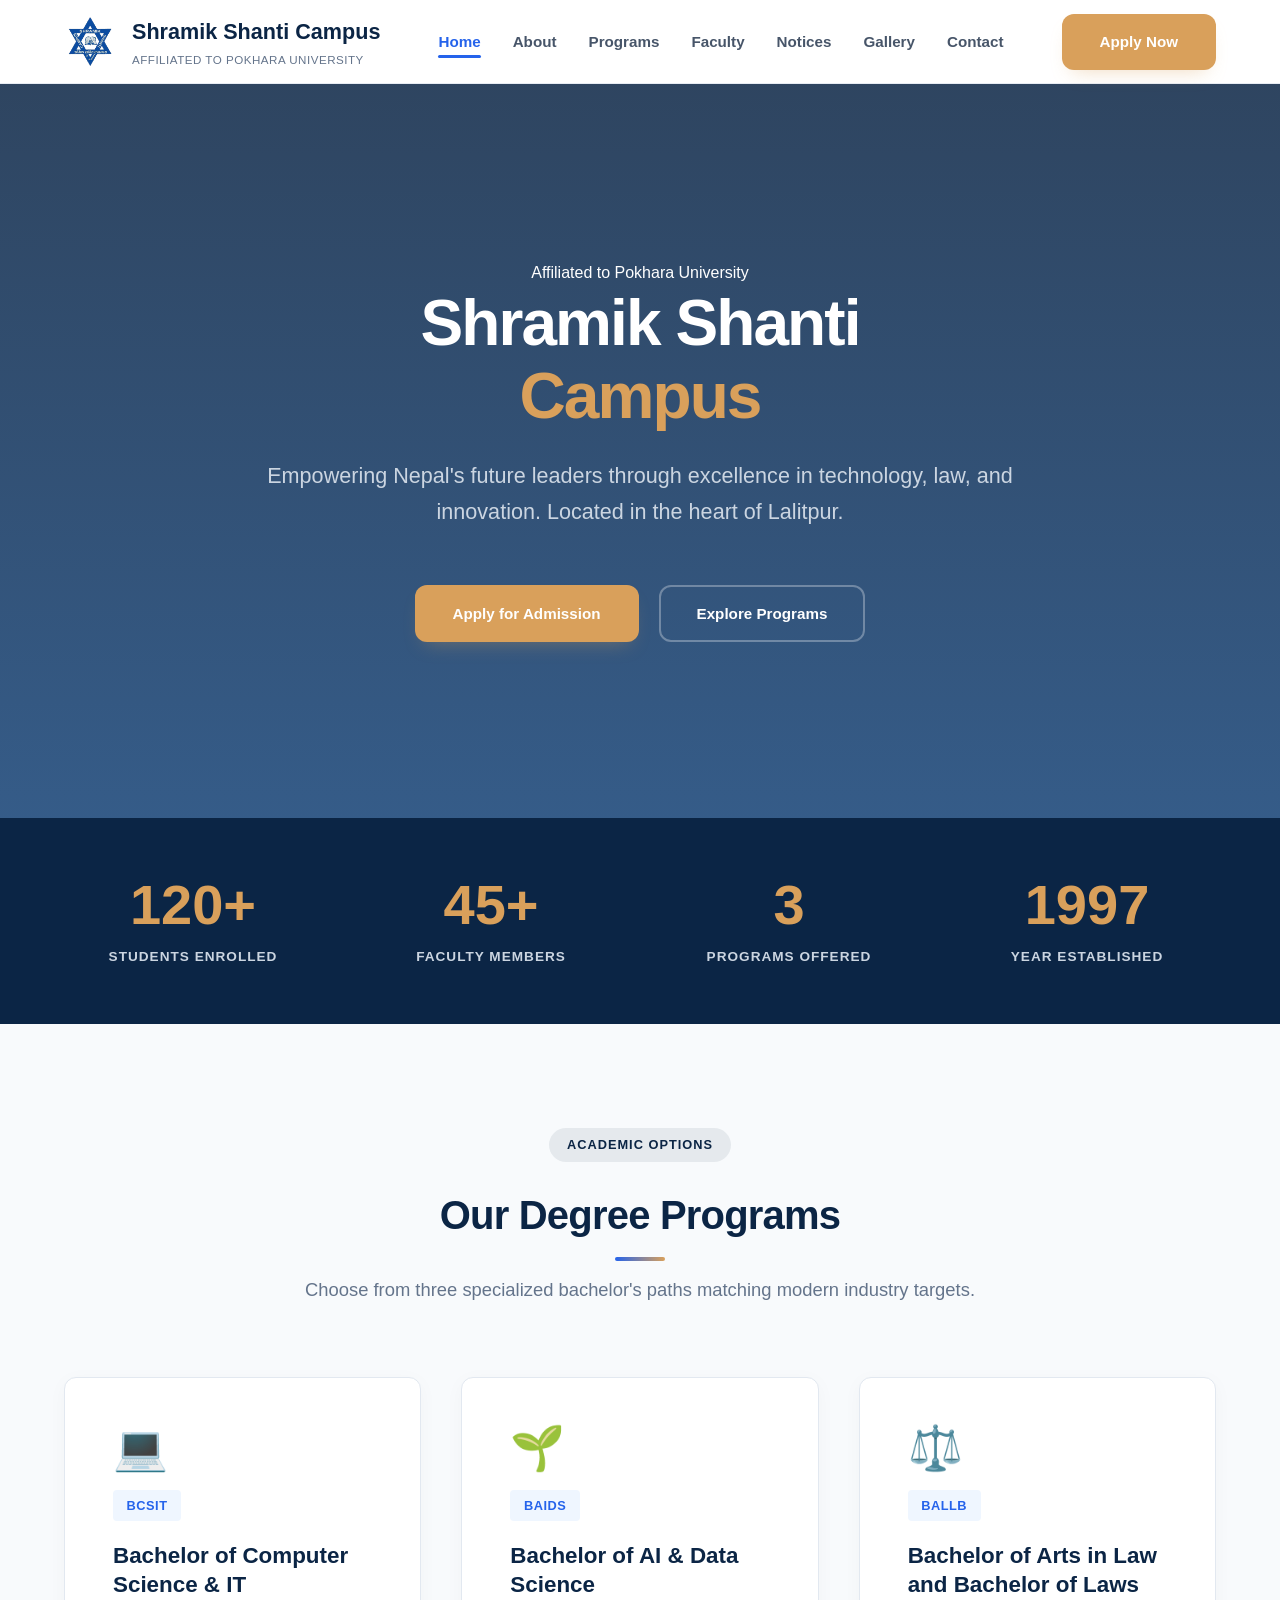
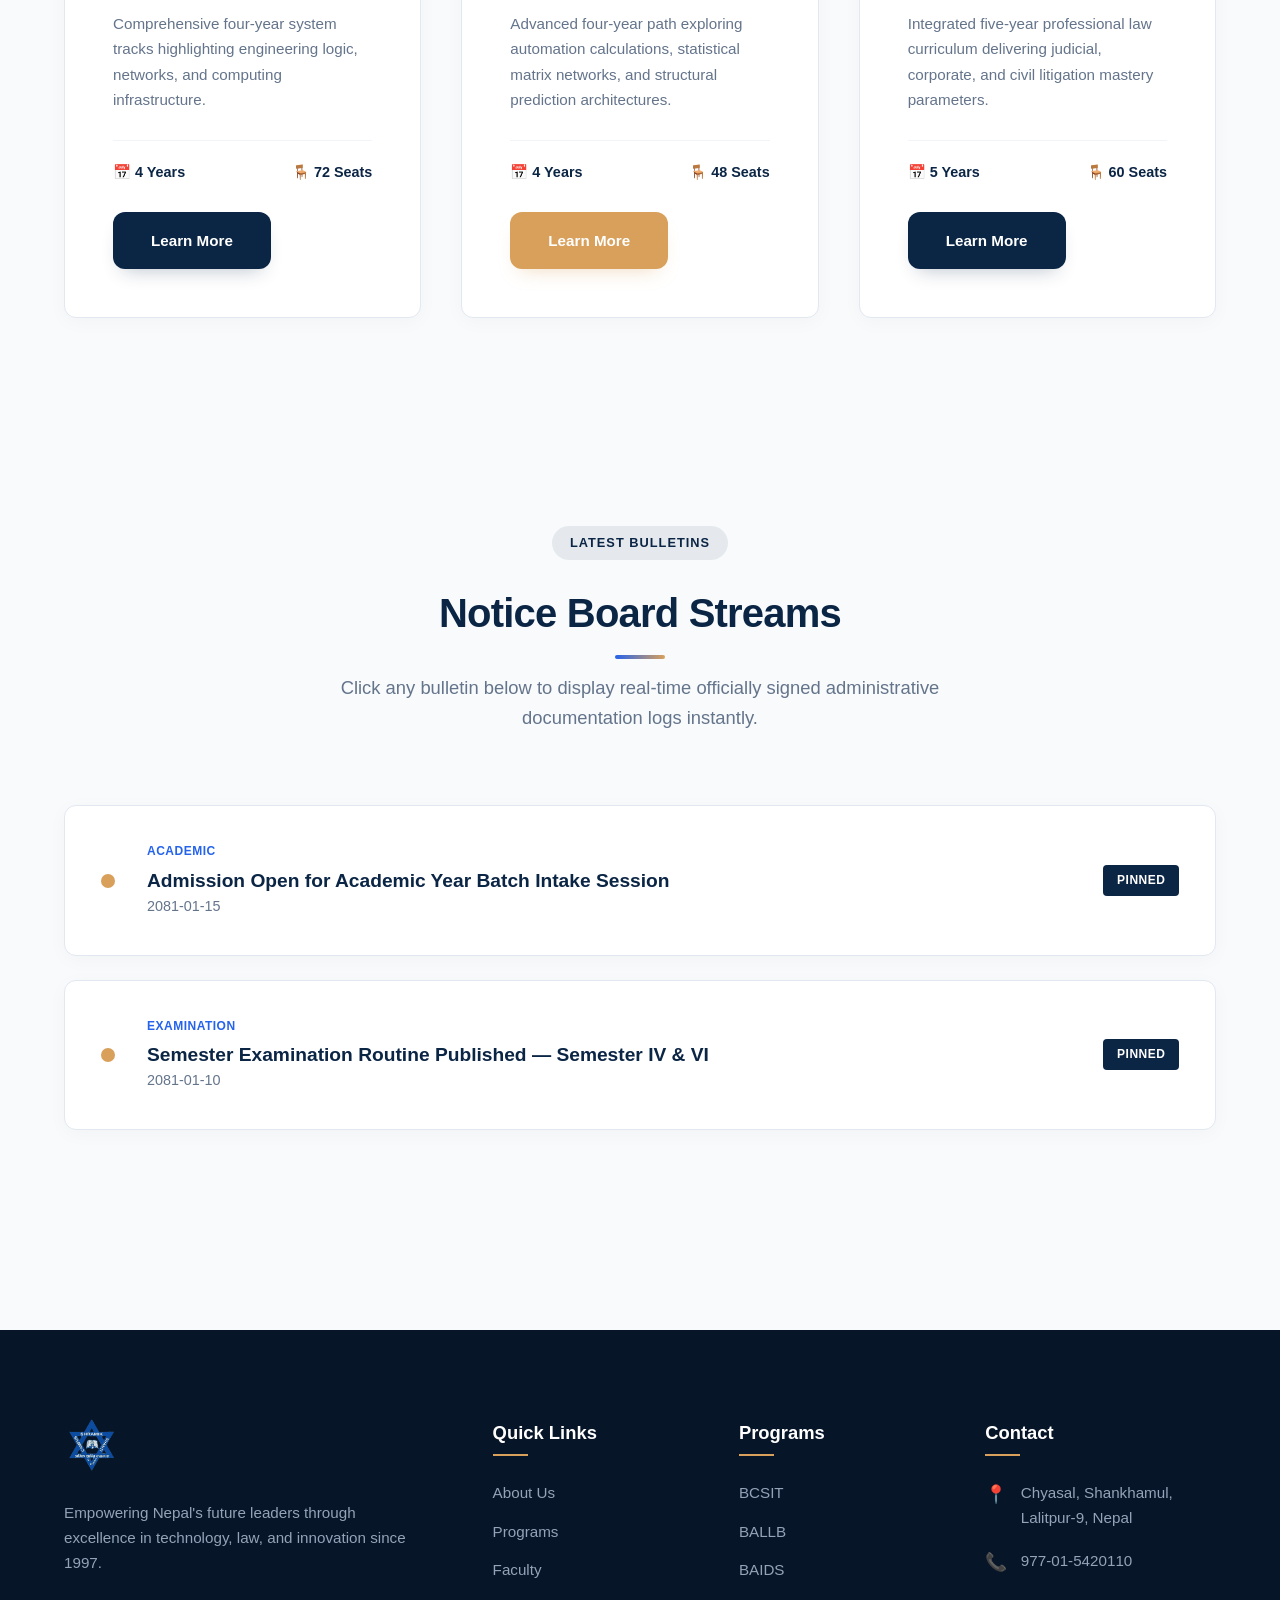
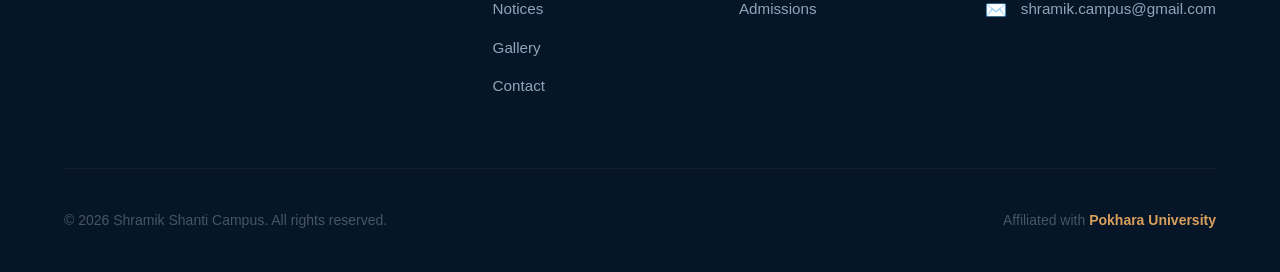
<file: index.html>
<!DOCTYPE html>
<html lang="en">
<head>
  <meta charset="UTF-8" />
  <meta name="viewport" content="width=device-width, initial-scale=1.0" />
  <title>Shramik Shanti Campus — Lalitpur, Nepal</title>
  <meta name="description" content="Shramik Shanti Campus, affiliated with Pokhara University. Offering BAIDS, BCSIT, and BALLB programs in Chyasal, Lalitpur, Nepal." />
  <link rel="stylesheet" href="css/style.css" />
</head>
<body>

<nav class="navbar" id="navbar">
  <div class="container">
    <div class="navbar-inner">
      <a href="index.html" class="navbar-brand">
        <img src="images/logo.png" alt="Shramik Shanti Campus Logo" />
        <div class="brand-text">
          <span class="brand-name">Shramik Shanti Campus</span>
          <span class="brand-sub">Affiliated to Pokhara University</span>
        </div>
      </a>
      <ul class="navbar-links">
        <li><a href="index.html" class="active">Home</a></li>
        <li><a href="about.html">About</a></li>
        <li><a href="programs.html">Programs</a></li>
        <li><a href="faculty.html">Faculty</a></li>
        <li><a href="notices.html">Notices</a></li>
        <li><a href="gallery.html">Gallery</a></li>
        <li><a href="contact.html">Contact</a></li>
      </ul>
      <div class="navbar-cta"><a href="admissions.html" class="btn btn-gold">Apply Now</a></div>
      <button class="hamburger" id="hamburger"><span></span><span></span><span></span></button>
    </div>
  </div>
</nav>

<nav class="mobile-nav" id="mobile-nav">
  <a href="index.html" class="active">Home</a><a href="about.html">About</a><a href="programs.html">Programs</a>
  <a href="faculty.html">Faculty</a><a href="notices.html">Notices</a><a href="gallery.html">Gallery</a><a href="contact.html">Contact</a>
  <div class="mobile-nav-cta"><a href="admissions.html" class="btn btn-gold">Apply for Admission</a></div>
</nav>

<section class="hero">
  <div class="container">
    <div class="hero-tag">Affiliated to Pokhara University</div>
    <h1>Shramik Shanti<br /><span>Campus</span></h1>
    <p class="hero-sub">Empowering Nepal's future leaders through excellence in technology, law, and innovation. Located in the heart of Lalitpur.</p>
    <div class="hero-btns">
      <a href="admissions.html" class="btn btn-gold">Apply for Admission</a>
      <a href="programs.html" class="btn btn-outline-white">Explore Programs</a>
    </div>
  </div>
</section>

<div class="stats-bar">
  <div class="container stats-grid">
    <div class="stat-item">
      <div class="stat-num counter" data-target="120" data-suffix="+">0</div>
      <div class="stat-label">Students Enrolled</div>
    </div>
    <div class="stat-item">
      <div class="stat-num counter" data-target="45" data-suffix="+">0</div>
      <div class="stat-label">Faculty Members</div>
    </div>
    <div class="stat-item">
      <div class="stat-num counter" data-target="3" data-suffix="">0</div>
      <div class="stat-label">Programs Offered</div>
    </div>
    <div class="stat-item">
      <div class="stat-num counter" data-target="1997" data-suffix="">0</div>
      <div class="stat-label">Year Established</div>
    </div>
  </div>
</div>

<section class="section bg-light">
  <div class="container">
    <div class="section-header">
      <span class="badge">Academic Options</span>
      <h2>Our Degree Programs</h2>
      <p>Choose from three specialized bachelor's paths matching modern industry targets.</p>
    </div>
    <div class="programs-grid">
      <div class="program-card">
        <div class="program-icon">💻</div>
        <span class="program-tag">BCSIT</span>
        <h3>Bachelor of Computer Science &amp; IT</h3>
        <p>Comprehensive four-year system tracks highlighting engineering logic, networks, and computing infrastructure.</p>
        <div class="program-meta"><span>📅 4 Years</span><span>🪑 72 Seats</span></div>
        <a href="programs.html" class="btn btn-navy">Learn More</a>
      </div>
      <div class="program-card">
        <div class="program-icon">🌱</div>
        <span class="program-tag">BAIDS</span>
        <h3>Bachelor of AI &amp; Data Science</h3>
        <p>Advanced four-year path exploring automation calculations, statistical matrix networks, and structural prediction architectures.</p>
        <div class="program-meta"><span>📅 4 Years</span><span>🪑 48 Seats</span></div>
        <a href="programs.html" class="btn btn-gold">Learn More</a>
      </div>
      <div class="program-card">
        <div class="program-icon">⚖️</div>
        <span class="program-tag">BALLB</span>
        <h3>Bachelor of Arts in Law and Bachelor of Laws</h3>
        <p>Integrated five-year professional law curriculum delivering judicial, corporate, and civil litigation mastery parameters.</p>
        <div class="program-meta"><span>📅 5 Years</span><span>🪑 60 Seats</span></div>
        <a href="programs.html" class="btn btn-navy">Learn More</a>
      </div>
      
    </div>
  </div>
</section>

<section class="section">
  <div class="container">
    <div class="section-header">
      <span class="badge">Latest Bulletins</span>
      <h2>Notice Board Streams</h2>
      <p>Click any bulletin below to display real-time officially signed administrative documentation logs instantly.</p>
    </div>
    <div class="notices-list">
      <div class="notice-item" data-category="academic" data-title="Admission Open for Academic Year Batch Intake Session" data-date="📅 2081-01-15" data-mode="Academic Open Registrations" data-details="Admissions are open for our undergraduate university tracks (BCSIT, BALLB, BAIDS) matching Pokhara University requirements. Apply via the online portal registry or submit documents directly at the campus cell. Forms close at month-end.">
        <div class="notice-dot"></div>
        <div class="notice-body">
          <div class="notice-category">Academic</div>
          <div class="notice-title">Admission Open for Academic Year Batch Intake Session</div>
          <div class="notice-date">2081-01-15</div>
        </div>
        <span class="notice-pin">Pinned</span>
      </div>
      
      <div class="notice-item" data-category="exam" data-title="Semester Examination Routine Published — Semester IV & VI" data-date="📅 2081-01-10" data-mode="Controller Examination Board" data-details="The signed examination schedules are deployed. Shifts operate strictly from 07:00 AM - 10:00 AM. Student scholars must settle terminal account clearings to claim dynamic verification passes from administration.">
        <div class="notice-dot"></div>
        <div class="notice-body">
          <div class="notice-category">Examination</div>
          <div class="notice-title">Semester Examination Routine Published — Semester IV &amp; VI</div>
          <div class="notice-date">2081-01-10</div>
        </div>
        <span class="notice-pin">Pinned</span>
      </div>
    </div>
  </div>
</section>

<div class="course-modal-overlay" id="courseModal">
  <div class="course-modal-content">
    <button class="course-modal-close" id="closeModalBtn">×</button>
    <div class="modal-body-layout">
      <div class="modal-badge-row">
        <span class="modal-pill" id="modalDuration">--</span>
        <span class="modal-pill" id="modalSeats">--</span>
      </div>
      <h2 id="modalTitle">Loading Parameters...</h2>
      <div class="modal-field-block">
        <h4>📋 Description Details</h4>
        <p id="modalDetails">Loading details data summary smoothly...</p>
      </div>
      <div class="modal-field-block">
        <h4>🎓 Verification & Validation Rules</h4>
        <p id="modalEligibility">Loading specifications cell...</p>
      </div>
      <div class="modal-field-block">
        <h4>💼 Reference Desk Anchor</h4>
        <p id="modalCareers" style="font-weight:700; color:var(--brand-dark);">Loading data maps routing...</p>
      </div>
    </div>
  </div>
</div>

<footer class="footer">
  <div class="container">
    <div class="footer-grid">
      <div class="footer-brand">
        <img src="images/logo.png" alt="Shramik Shanti Campus" />
        <p>Empowering Nepal's future leaders through excellence in technology, law, and innovation since 1997.</p>
      </div>
      <div class="footer-links"><h4>Quick Links</h4><ul>
        <li><a href="about.html">About Us</a></li>
        <li><a href="programs.html">Programs</a></li><li><a href="faculty.html">Faculty</a></li>
        <li><a href="notices.html">Notices</a></li><li><a href="gallery.html">Gallery</a></li>
        <li><a href="contact.html">Contact</a></li>
      </ul></div>
      <div class="footer-programs"><h4>Programs</h4><ul>
        <li><a href="programs.html">BCSIT</a></li><li><a href="programs.html">BALLB</a></li>
        <li><a href="programs.html">BAIDS</a></li><li><a href="admissions.html">Admissions</a></li>
      </ul></div>
      <div class="footer-contact"><h4>Contact</h4>
        <div class="footer-contact-item"><div class="icon">📍</div><p>Chyasal, Shankhamul, Lalitpur-9, Nepal</p></div>
        <div class="footer-contact-item"><div class="icon">📞</div><a href="tel:+97715420110">977-01-5420110</a></div>
        <div class="footer-contact-item"><div class="icon">✉️</div><a href="mailto:shramik.campus@gmail.com">shramik.campus@gmail.com</a></div>
      </div>
    </div>
    <div class="footer-bottom">
      <p>&copy; 2026 Shramik Shanti Campus. All rights reserved.</p>
      <p>Affiliated with <a href="https://www.pu.edu.np" target="_blank">Pokhara University</a></p>
    </div>
  </div>
</footer>

<script src="js/main.js"></script>
</body>
</html>
</file>
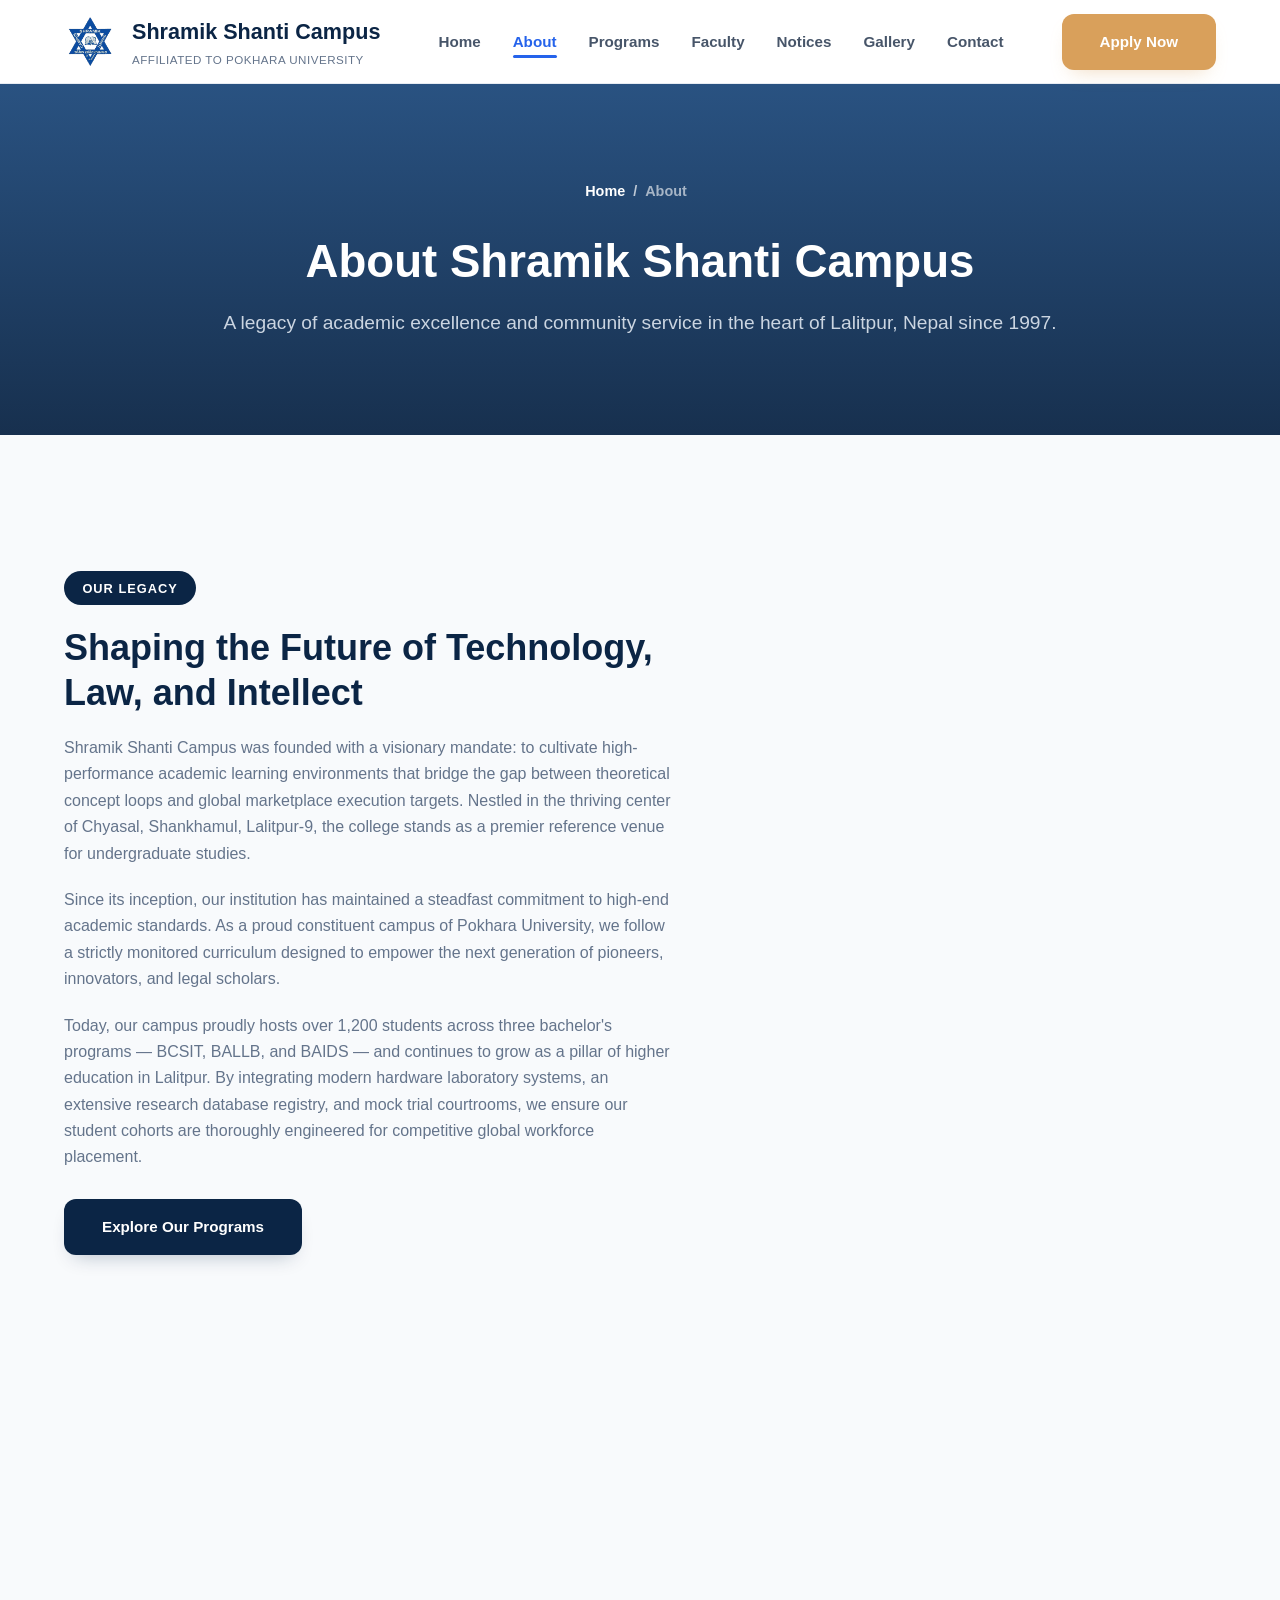
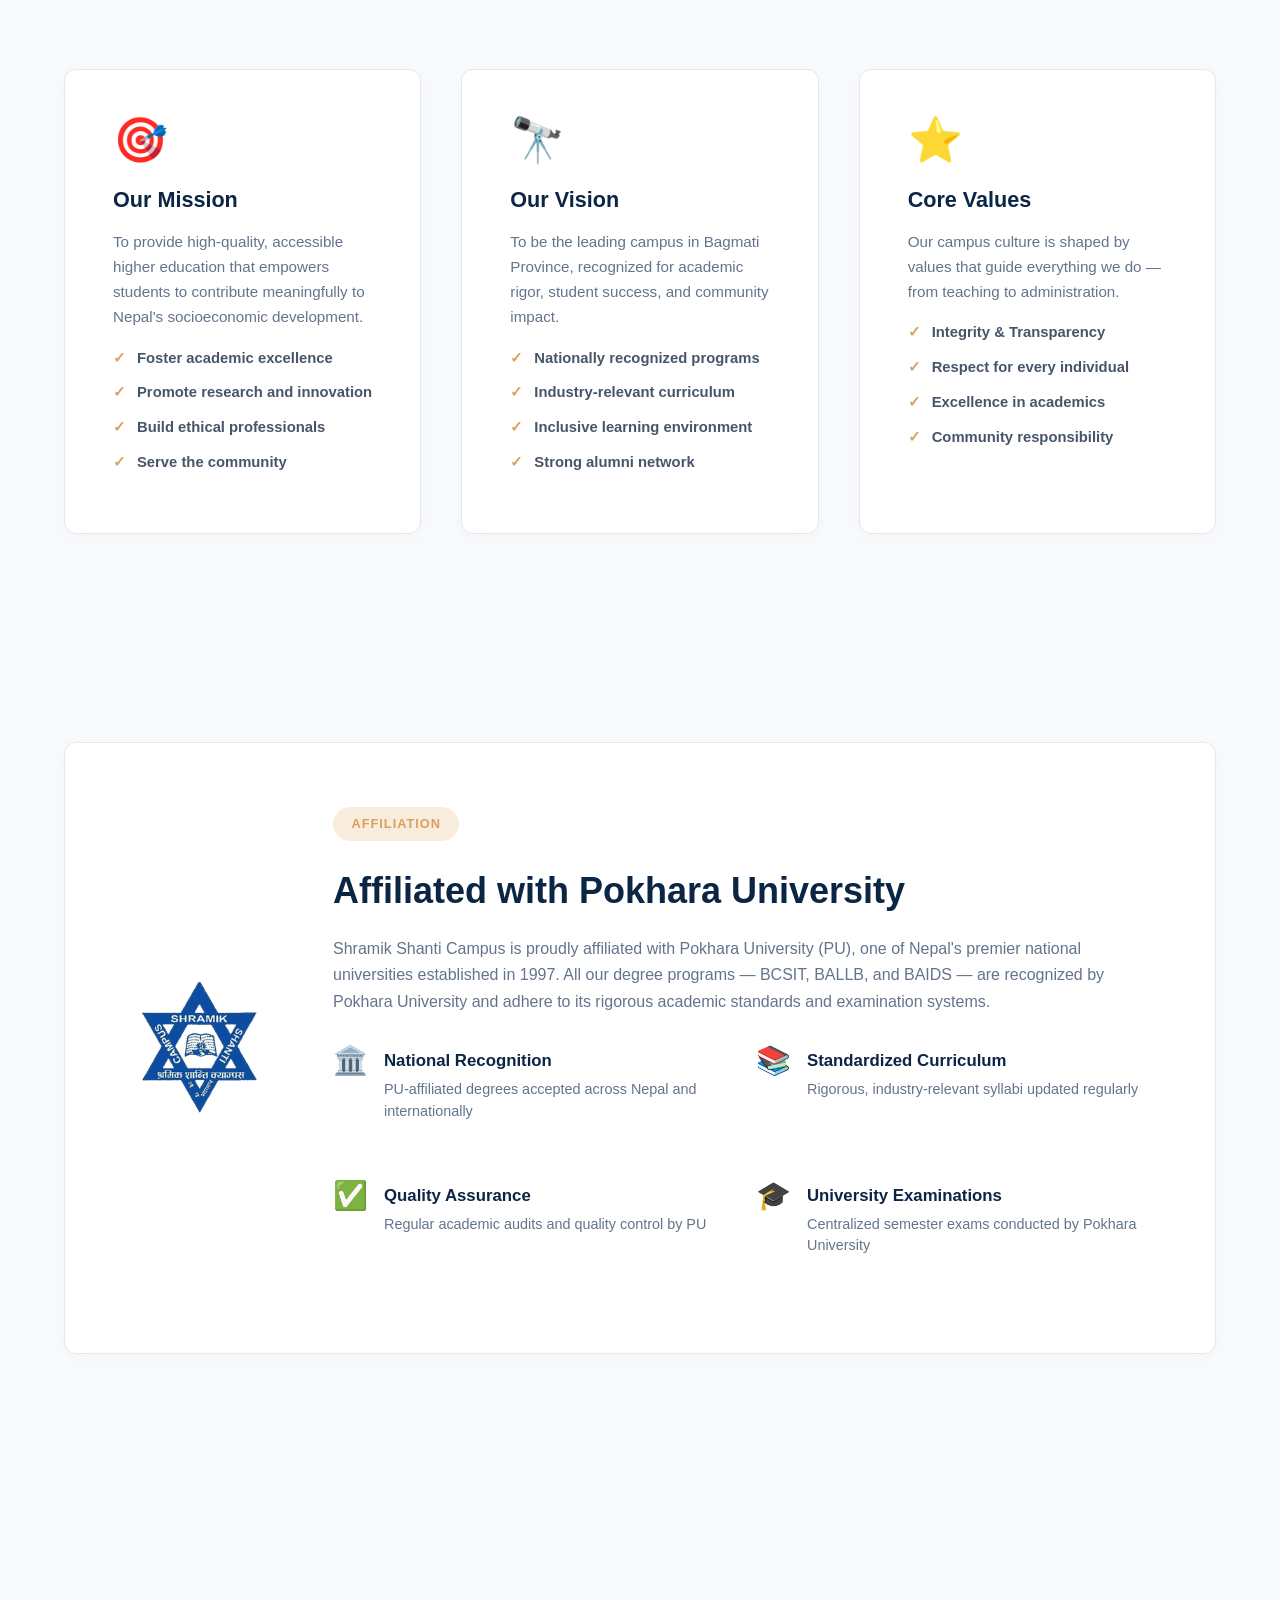
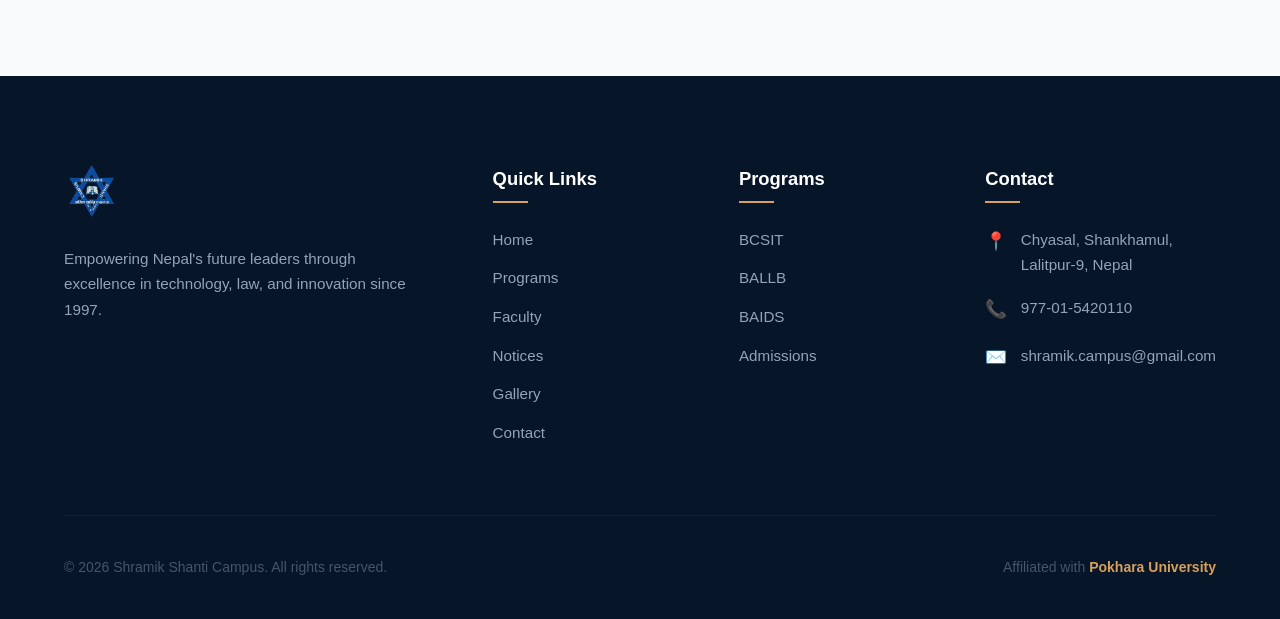
<file: about.html>
<!DOCTYPE html>
<html lang="en">
<head>
  <meta charset="UTF-8" />
  <meta name="viewport" content="width=device-width, initial-scale=1.0" />
  <title>About — Shramik Shanti Campus</title>
  <link rel="stylesheet" href="css/style.css" />
</head>
<body>

<nav class="navbar" id="navbar">
  <div class="container">
    <div class="navbar-inner">
      <a href="index.html" class="navbar-brand">
        <img src="images/logo.png" alt="Shramik Shanti Campus Logo" />
        <div class="brand-text">
          <span class="brand-name">Shramik Shanti Campus</span>
          <span class="brand-sub">Affiliated to Pokhara University</span>
        </div>
      </a>
      <ul class="navbar-links">
        <li><a href="index.html">Home</a></li>
        <li><a href="about.html" class="active">About</a></li>
        <li><a href="programs.html">Programs</a></li>
        <li><a href="faculty.html">Faculty</a></li>
        <li><a href="notices.html">Notices</a></li>
        <li><a href="gallery.html">Gallery</a></li>
        <li><a href="contact.html">Contact</a></li>
      </ul>
      <div class="navbar-cta"><a href="admissions.html" class="btn btn-gold">Apply Now</a></div>
      <button class="hamburger" id="hamburger"><span></span><span></span><span></span></button>
    </div>
  </div>
</nav>

<nav class="mobile-nav" id="mobile-nav">
  <a href="index.html">Home</a>
  <a href="about.html" class="active">About</a>
  <a href="programs.html">Programs</a>
  <a href="faculty.html">Faculty</a>
  <a href="notices.html">Notices</a>
  <a href="gallery.html">Gallery</a>
  <a href="contact.html">Contact</a>
  <div class="mobile-nav-cta"><a href="admissions.html" class="btn btn-gold">Apply for Admission</a></div>
</nav>

<section class="page-hero">
  <div class="container">
    <div class="breadcrumb"><a href="index.html">Home</a><span>/</span><span style="color:rgba(255,255,255,.6)">About</span></div>
    <h1>About Shramik Shanti Campus</h1>
    <p>A legacy of academic excellence and community service in the heart of Lalitpur, Nepal since 1997.</p>
  </div>
</section>

<section class="section">
  <div class="container">
    <div class="about-story">
      <div class="about-story-content reveal-on-scroll">
        <span class="badge badge-navy">Our Legacy</span>
        <h2>Shaping the Future of Technology, Law, and Intellect</h2>
        <p>Shramik Shanti Campus was founded with a visionary mandate: to cultivate high-performance academic learning environments that bridge the gap between theoretical concept loops and global marketplace execution targets. Nestled in the thriving center of Chyasal, Shankhamul, Lalitpur-9, the college stands as a premier reference venue for undergraduate studies.</p>
        <p>Since its inception, our institution has maintained a steadfast commitment to high-end academic standards. As a proud constituent campus of Pokhara University, we follow a strictly monitored curriculum designed to empower the next generation of pioneers, innovators, and legal scholars.</p>
        <p>Today, our campus proudly hosts over 1,200 students across three bachelor's programs — BCSIT, BALLB, and BAIDS — and continues to grow as a pillar of higher education in Lalitpur. By integrating modern hardware laboratory systems, an extensive research database registry, and mock trial courtrooms, we ensure our student cohorts are thoroughly engineered for competitive global workforce placement.</p>
        <a href="programs.html" class="btn btn-navy" style="margin-top:8px;">Explore Our Programs</a>
      </div>
      
      <div class="reveal-on-scroll" style="background:linear-gradient(135deg,#0B2545,#1a3a6b);border-radius:20px;padding:56px 40px;display:flex;flex-direction:column;gap:28px;justify-content:center;">
        <img src="images/logo.png" alt="Campus Logo" style="height:120px;width:auto;margin:0 auto;" />
        <div style="text-align:center;">
          <h3 style="color:#D9A05B;font-size:1.8rem;margin-bottom:4px;">Est. 1997</h3>
          <p style="color:rgba(255,255,255,.7);margin:0;">Serving Nepal for over 29 years</p>
        </div>
        <div style="display:grid;grid-template-columns:1fr 1fr;gap:16px;margin-top:8px;">
          <div style="background:rgba(255,255,255,.08);border-radius:12px;padding:20px;text-align:center;">
            <div style="font-size:1.8rem;font-weight:800;color:#fff;">1200+</div>
            <div style="font-size:.78rem;color:rgba(255,255,255,.55);margin-top:4px;">Students</div>
          </div>
          <div style="background:rgba(255,255,255,.08);border-radius:12px;padding:20px;text-align:center;">
            <div style="font-size:1.8rem;font-weight:800;color:#fff;">45+</div>
            <div style="font-size:.78rem;color:rgba(255,255,255,.55);margin-top:4px;">Faculty</div>
          </div>
          <div style="background:rgba(255,255,255,.08);border-radius:12px;padding:20px;text-align:center;">
            <div style="font-size:1.8rem;font-weight:800;color:#fff;">3</div>
            <div style="font-size:.78rem;color:rgba(255,255,255,.55);margin-top:4px;">Programs</div>
          </div>
          <div style="background:rgba(255,255,255,.08);border-radius:12px;padding:20px;text-align:center;">
            <div style="font-size:1.8rem;font-weight:800;color:#fff;">29+</div>
            <div style="font-size:.78rem;color:rgba(255,255,255,.55);margin-top:4px;">Years</div>
          </div>
        </div>
      </div>
    </div>
  </div>
</section>

<section class="section bg-light">
  <div class="container">
    <div class="section-header reveal-on-scroll">
      <span class="badge">Our Foundation</span>
      <h2>Mission, Vision &amp; Values</h2>
    </div>
    <div class="mvv-grid">
      <div class="mvv-card reveal-on-scroll">
        <div class="mvv-icon">🎯</div>
        <h3>Our Mission</h3>
        <p style="margin-bottom:16px;">To provide high-quality, accessible higher education that empowers students to contribute meaningfully to Nepal's socioeconomic development.</p>
        <ul>
          <li>Foster academic excellence</li>
          <li>Promote research and innovation</li>
          <li>Build ethical professionals</li>
          <li>Serve the community</li>
        </ul>
      </div>
      <div class="mvv-card reveal-on-scroll">
        <div class="mvv-icon">🔭</div>
        <h3>Our Vision</h3>
        <p style="margin-bottom:16px;">To be the leading campus in Bagmati Province, recognized for academic rigor, student success, and community impact.</p>
        <ul>
          <li>Nationally recognized programs</li>
          <li>Industry-relevant curriculum</li>
          <li>Inclusive learning environment</li>
          <li>Strong alumni network</li>
        </ul>
      </div>
      <div class="mvv-card reveal-on-scroll">
        <div class="mvv-icon">⭐</div>
        <h3>Core Values</h3>
        <p style="margin-bottom:16px;">Our campus culture is shaped by values that guide everything we do — from teaching to administration.</p>
        <ul>
          <li>Integrity &amp; Transparency</li>
          <li>Respect for every individual</li>
          <li>Excellence in academics</li>
          <li>Community responsibility</li>
        </ul>
      </div>
    </div>
  </div>
</section>

<section class="section">
  <div class="container">
    <div class="affiliation-box reveal-on-scroll">
      <img src="images/logo.png" alt="Shramik Shanti Campus" />
      <div class="affiliation-content">
        <span class="badge" style="background:rgba(217,160,91,.2);color:#D9A05B;border-color:rgba(217,160,91,.3);">Affiliation</span>
        <h2>Affiliated with Pokhara University</h2>
        <p>Shramik Shanti Campus is proudly affiliated with Pokhara University (PU), one of Nepal's premier national universities established in 1997. All our degree programs — BCSIT, BALLB, and BAIDS — are recognized by Pokhara University and adhere to its rigorous academic standards and examination systems.</p>
        <div class="values-grid">
          <div class="value-item">
            <div class="value-icon">🏛️</div>
            <div><h4>National Recognition</h4><p>PU-affiliated degrees accepted across Nepal and internationally</p></div>
          </div>
          <div class="value-item">
            <div class="value-icon">📚</div>
            <div><h4>Standardized Curriculum</h4><p>Rigorous, industry-relevant syllabi updated regularly</p></div>
          </div>
          <div class="value-item">
            <div class="value-icon">✅</div>
            <div><h4>Quality Assurance</h4><p>Regular academic audits and quality control by PU</p></div>
          </div>
          <div class="value-item">
            <div class="value-icon">🎓</div>
            <div><h4>University Examinations</h4><p>Centralized semester exams conducted by Pokhara University</p></div>
          </div>
        </div>
      </div>
    </div>
  </div>
</section>

<section class="cta-banner">
  <div class="container">
    <div class="cta-inner reveal-on-scroll">
      <h2>Join Our Community</h2>
      <p>Become part of a campus that has shaped thousands of professionals across Nepal's public and private sectors.</p>
      <div class="cta-btns">
        <a href="admissions.html" class="btn btn-gold">Apply Now</a>
        <a href="contact.html" class="btn btn-outline-white">Get in Touch</a>
      </div>
    </div>
  </div>
</section>

<footer class="footer">
  <div class="container">
    <div class="footer-grid">
      <div class="footer-brand">
        <img src="images/logo.png" alt="Shramik Shanti Campus" />
        <p>Empowering Nepal's future leaders through excellence in technology, law, and innovation since 1997.</p>
      </div>
      <div class="footer-links"><h4>Quick Links</h4><ul>
        <li><a href="index.html">Home</a></li><li>
        <li><a href="programs.html">Programs</a></li><li><a href="faculty.html">Faculty</a></li>
        <li><a href="notices.html">Notices</a></li><li><a href="gallery.html">Gallery</a></li>
        <li><a href="contact.html">Contact</a></li>
      </ul></div>
      <div class="footer-programs"><h4>Programs</h4><ul>
        <li><a href="programs.html">BCSIT</a></li><li><a href="programs.html">BALLB</a></li>
        <li><a href="programs.html">BAIDS</a></li><li><a href="admissions.html">Admissions</a></li>
      </ul></div>
      <div class="footer-contact"><h4>Contact</h4>
        <div class="footer-contact-item"><div class="icon">📍</div><p>Chyasal, Shankhamul, Lalitpur-9, Nepal</p></div>
        <div class="footer-contact-item"><div class="icon">📞</div><a href="tel:+97715420110">977-01-5420110</a></div>
        <div class="footer-contact-item"><div class="icon">✉️</div><a href="mailto:shramik.campus@gmail.com">shramik.campus@gmail.com</a></div>
      </div>
    </div>
    <div class="footer-bottom">
      <p>&copy; 2026 Shramik Shanti Campus. All rights reserved.</p>
      <p>Affiliated with <a href="https://www.pu.edu.np" target="_blank">Pokhara University</a></p>
    </div>
  </div>
</footer>

<script src="js/main.js"></script>
</body>
</html>
</file>
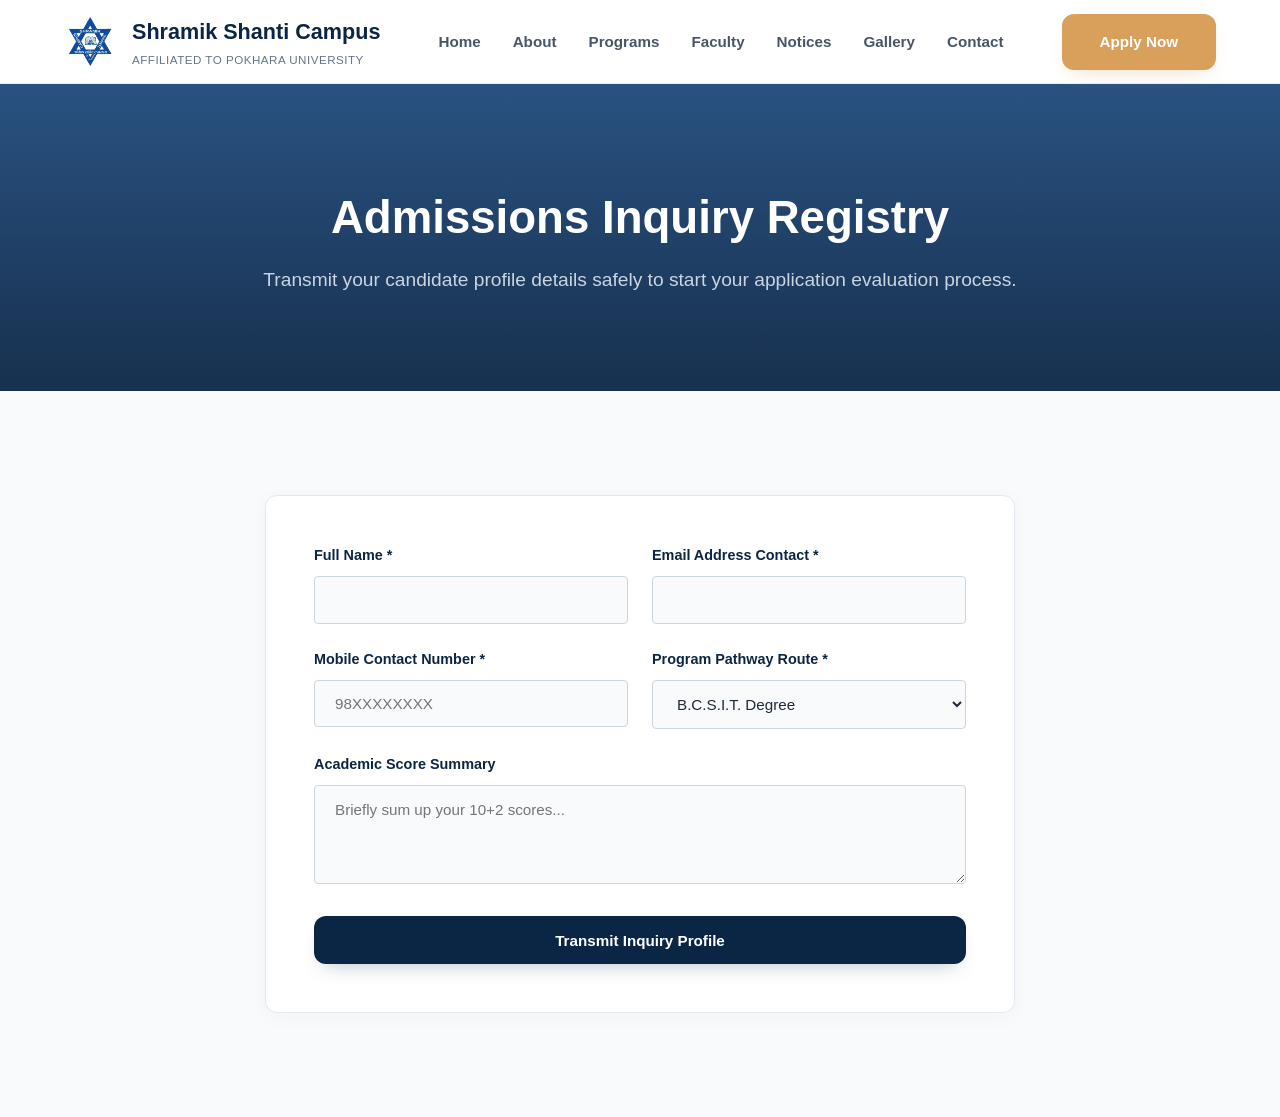
<file: admissions.html>
<!DOCTYPE html>
<html lang="en">
<head>
  <meta charset="UTF-8" />
  <meta name="viewport" content="width=device-width, initial-scale=1.0" />
  <title>Admissions — Shramik Shanti Campus</title>
  <link rel="stylesheet" href="css/style.css" />
</head>
<body>

<nav class="navbar" id="navbar">
  <div class="container">
    <div class="navbar-inner">
      <a href="index.html" class="navbar-brand">
        <img src="images/logo.png" alt="Shramik Shanti Campus Logo" />
        <div class="brand-text">
          <span class="brand-name">Shramik Shanti Campus</span>
          <span class="brand-sub">Affiliated to Pokhara University</span>
        </div>
      </a>
      <ul class="navbar-links">
        <li><a href="index.html">Home</a></li>
        <li><a href="about.html">About</a></li>
        <li><a href="programs.html">Programs</a></li>
        <li><a href="faculty.html">Faculty</a></li>
        <li><a href="notices.html">Notices</a></li>
        <li><a href="gallery.html">Gallery</a></li>
        <li><a href="contact.html">Contact</a></li>
      </ul>
      <div class="navbar-cta"><a href="admissions.html" class="btn btn-gold">Apply Now</a></div>
      <button class="hamburger" id="hamburger" aria-label="Toggle Navigation">
        <span></span><span></span><span></span>
      </button>
    </div>
  </div>
</nav>

<nav class="mobile-nav" id="mobile-nav">
  <a href="index.html">Home</a>
  <a href="about.html">About</a>
  <a href="programs.html">Programs</a>
  <a href="faculty.html">Faculty</a>
  <a href="notices.html">Notices</a>
  <a href="gallery.html">Gallery</a>
  <a href="contact.html">Contact</a>
  <div class="mobile-nav-cta">
    <a href="admissions.html" class="btn btn-gold" style="width:100%; display:inline-flex;">Apply for Admission</a>
  </div>
</nav>
<section class="page-hero">
  <div class="container">
    <h1>Admissions Inquiry Registry</h1>
    <p>Transmit your candidate profile details safely to start your application evaluation process.</p>
  </div>
</section>

<section class="section container" style="max-width: 750px;">
    <div class="inquiry-form">
      <form action="https://api.web3forms.com/submit" method="POST">
        <input type="hidden" name="access_key" value="d308cbc8-5764-4cc9-b1bc-91ed6ee62981" />
        
        <div class="form-grid">
          <div class="form-group"><label>Full Name *</label><input type="text" name="Student_Name" required /></div>
          <div class="form-group"><label>Email Address Contact *</label><input type="email" name="Student_Email" required /></div>
          <div class="form-group"><label>Mobile Contact Number *</label><input type="tel" name="Student_Phone" placeholder="98XXXXXXXX" required /></div>
          <div class="form-group">
            <label>Program Pathway Route *</label>
            <select name="Target_Course" required>
              <option value="BCSIT">B.C.S.I.T. Degree</option>
              <option value="BALLB">B.A.L.L.B. Degree</option>
              <option value="BAIDS">B.A.I.D.S. Degree</option>
            </select>
          </div>
          <div class="form-group full-width"><label>Academic Score Summary</label><textarea name="HighSchool_Scores_Summary" rows="4" placeholder="Briefly sum up your 10+2 scores..."></textarea></div>
        </div>
        <button type="submit" class="btn btn-navy" style="width: 100%; margin-top: 2rem;">Transmit Inquiry Profile</button>
      </form>
    </div>
</section>

<script src="js/main.js"></script>
</body>
</html>
</file>
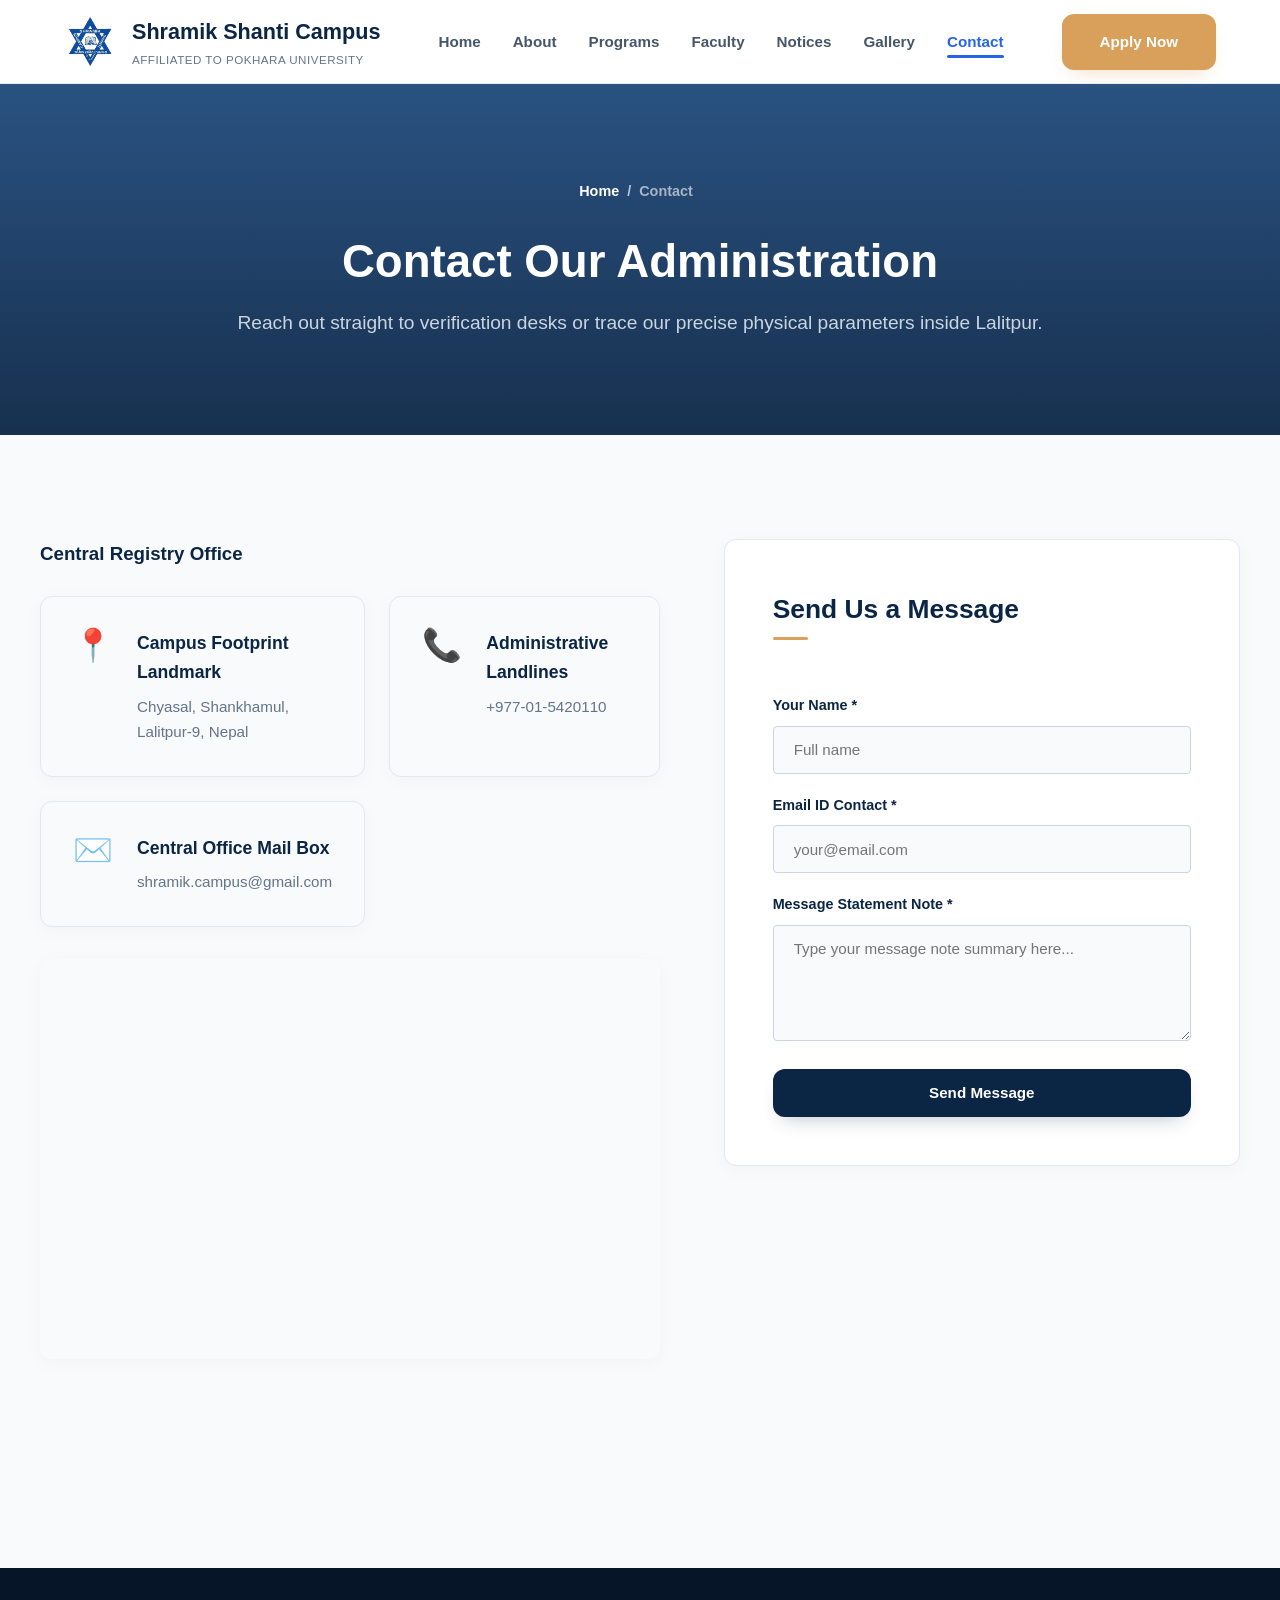
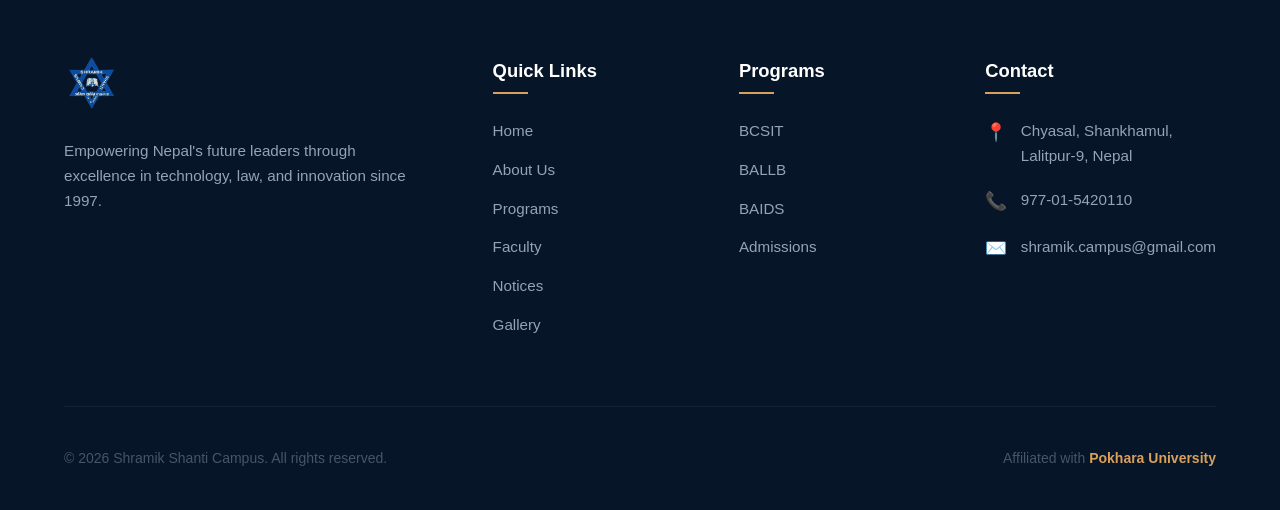
<file: contact.html>
<!DOCTYPE html>
<html lang="en">
<head>
  <meta charset="UTF-8" /><meta name="viewport" content="width=device-width, initial-scale=1.0" />
  <title>Contact — Shramik Shanti Campus</title>
  <link rel="stylesheet" href="css/style.css" />
</head>
<body>
<nav class="navbar" id="navbar">
  <div class="container"><div class="navbar-inner">
    <a href="index.html" class="navbar-brand"><img src="images/logo.png" alt="Logo" /><div class="brand-text"><span class="brand-name">Shramik Shanti Campus</span><span class="brand-sub">Affiliated to Pokhara University</span></div></a>
    <ul class="navbar-links">
      <li><a href="index.html">Home</a></li><li><a href="about.html">About</a></li><li><a href="programs.html">Programs</a></li>
      <li><a href="faculty.html">Faculty</a></li><li><a href="notices.html">Notices</a></li><li><a href="gallery.html">Gallery</a></li><li><a href="contact.html" class="active">Contact</a></li>
    </ul>
    <div class="navbar-cta"><a href="admissions.html" class="btn btn-gold">Apply Now</a></div>
    <button class="hamburger" id="hamburger"><span></span><span></span><span></span></button>
  </div></div>
</nav>
<nav class="mobile-nav" id="mobile-nav">
  <a href="index.html">Home</a><a href="about.html">About</a><a href="programs.html">Programs</a>
  <a href="faculty.html">Faculty</a><a href="notices.html">Notices</a><a href="gallery.html">Gallery</a><a href="contact.html" class="active">Contact</a>
  <div class="mobile-nav-cta"><a href="admissions.html" class="btn btn-gold">Apply for Admission</a></div>
</nav>

<section class="page-hero">
  <div class="container">
    <div class="breadcrumb"><a href="index.html">Home</a><span>/</span><span style="color:rgba(255,255,255,.6)">Contact</span></div>
    <h1>Contact Our Administration</h1>
    <p>Reach out straight to verification desks or trace our precise physical parameters inside Lalitpur.</p>
  </div>
</section>

<section class="section container contact-grid">
    <div class="contact-info-block">
      <h3>Central Registry Office</h3>
      <br />
      <div class="contact-info-cards">
        <div class="contact-card">
          <div class="contact-card-icon">📍</div>
          <div><h4>Campus Footprint Landmark</h4><p>Chyasal, Shankhamul, Lalitpur-9, Nepal</p></div>
        </div>
        <div class="contact-card">
          <div class="contact-card-icon">📞</div>
          <div><h4>Administrative Landlines</h4><p>+977-01-5420110</p></div>
        </div>
        <div class="contact-card">
          <div class="contact-card-icon">✉️</div>
          <div><h4>Central Office Mail Box</h4><p>shramik.campus@gmail.com</p></div>
        </div>
      </div>
      
      <div class="map-container">
        <iframe src="https://www.google.com/maps/embed?pb=!1m18!1m12!1m3!1d3533.155734289456!2d85.3283286!3d27.6815779!2m3!1f0!2f0!3f0!3m2!1i1024!2i768!4f13.1!3m3!1m2!1s0x39eb19c1987bcdf7%3A0x7f382c07760df37c!2sShramik%20Shanti%20Campus!5e0!3m2!1sen!2snp!4v1716181867000!5m2!1sen!2snp" allowfullscreen="" loading="lazy" referrerpolicy="no-referrer-when-downgrade"></iframe>
      </div>
    </div>

    <div class="inquiry-form">
      <h3>Send Us a Message</h3>
      <br />
      <form action="https://api.web3forms.com/submit" method="POST">
        <input type="hidden" name="access_key" value="d308cbc8-5764-4cc9-b1bc-91ed6ee62981" />
        
        <div class="form-group" style="margin-bottom:1.25rem;"><label>Your Name *</label><input type="text" name="Sender_Name" placeholder="Full name" required /></div>
        <div class="form-group" style="margin-bottom:1.25rem;"><label>Email ID Contact *</label><input type="email" name="Sender_Email" placeholder="your@email.com" required /></div>
        <div class="form-group" style="margin-bottom:1.75rem;"><label>Message Statement Note *</label><textarea name="Message_Context" rows="5" placeholder="Type your message note summary here..." required></textarea></div>
        <button type="submit" class="btn btn-navy" style="width: 100%;">Send Message</button>
      </form>
    </div>
</section>

<footer class="footer">
  <div class="container">
    <div class="footer-grid">
      <div class="footer-brand">
        <img src="images/logo.png" alt="Shramik Shanti Campus" />
        <p>Empowering Nepal's future leaders through excellence in technology, law, and innovation since 1997.</p>
      </div>
      <div class="footer-links"><h4>Quick Links</h4><ul>
        <li><a href="index.html">Home</a></li><li><a href="about.html">About Us</a></li>
        <li><a href="programs.html">Programs</a></li><li><a href="faculty.html">Faculty</a></li>
        <li><a href="notices.html">Notices</a></li><li><a href="gallery.html">Gallery</a></li>
      </ul></div>
      <div class="footer-programs"><h4>Programs</h4><ul>
        <li><a href="programs.html">BCSIT</a></li><li><a href="programs.html">BALLB</a></li>
        <li><a href="programs.html">BAIDS</a></li><li><a href="admissions.html">Admissions</a></li>
      </ul></div>
      <div class="footer-contact"><h4>Contact</h4>
        <div class="footer-contact-item"><div class="icon">📍</div><p>Chyasal, Shankhamul, Lalitpur-9, Nepal</p></div>
        <div class="footer-contact-item"><div class="icon">📞</div><a href="tel:+97715420110">977-01-5420110</a></div>
        <div class="footer-contact-item"><div class="icon">✉️</div><a href="mailto:shramik.campus@gmail.com">shramik.campus@gmail.com</a></div>
      </div>
    </div>
    <div class="footer-bottom">
      <p>&copy; 2026 Shramik Shanti Campus. All rights reserved.</p>
      <p>Affiliated with <a href="https://www.pu.edu.np" target="_blank">Pokhara University</a></p>
    </div>
  </div>
</footer>
<script src="js/main.js"></script>
</body>
</html>
</file>
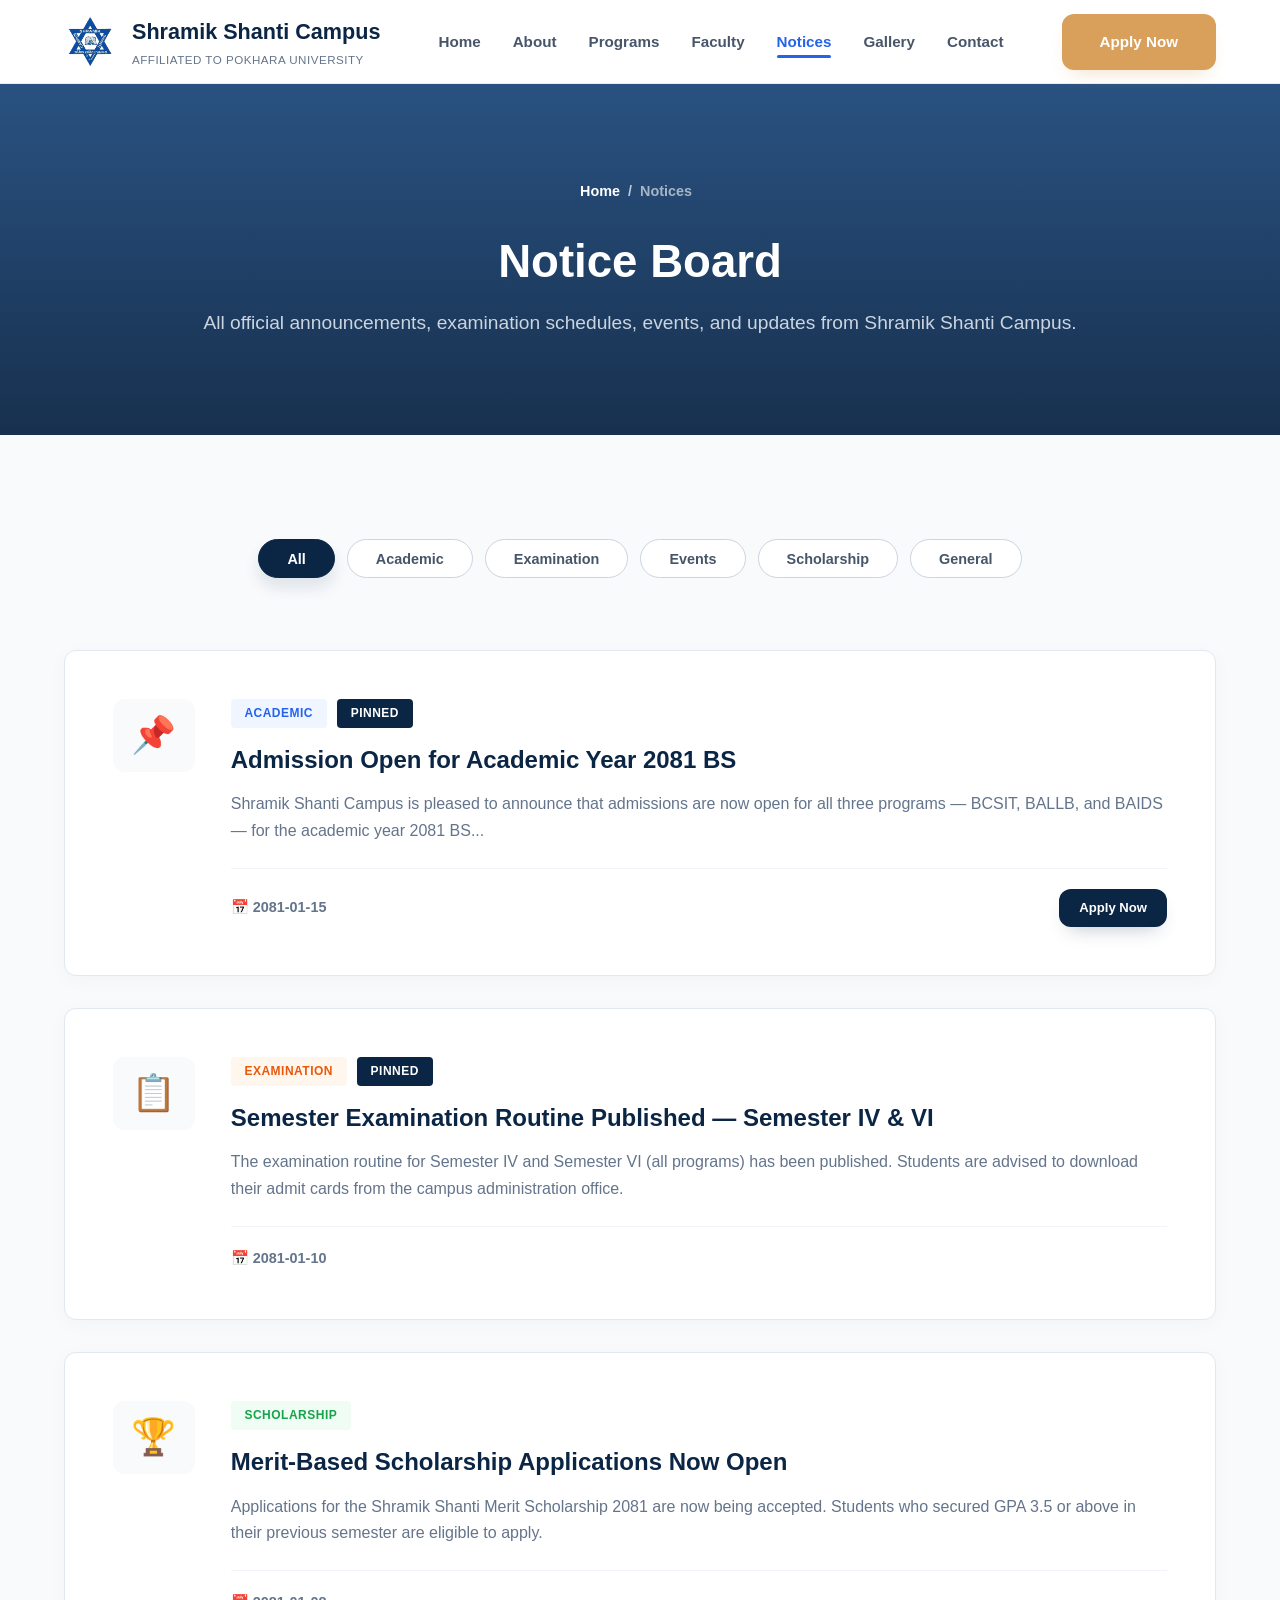
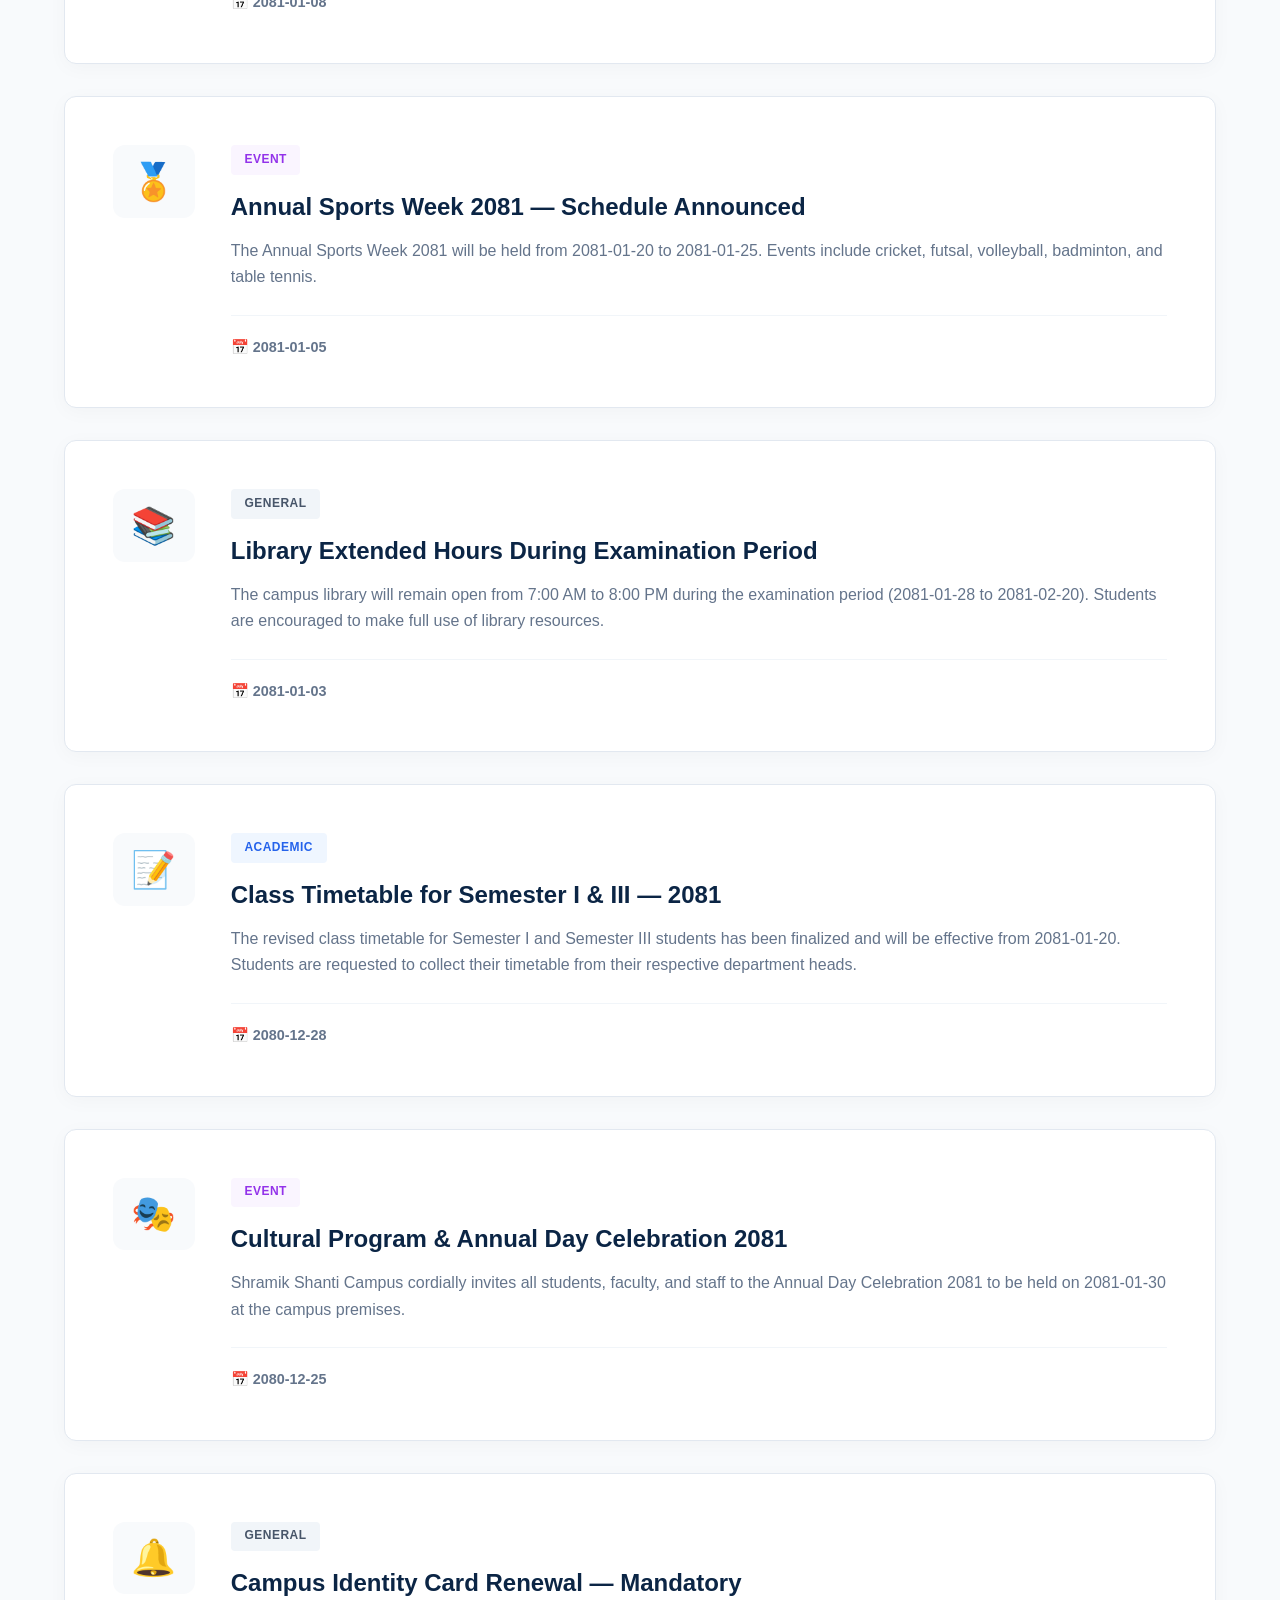
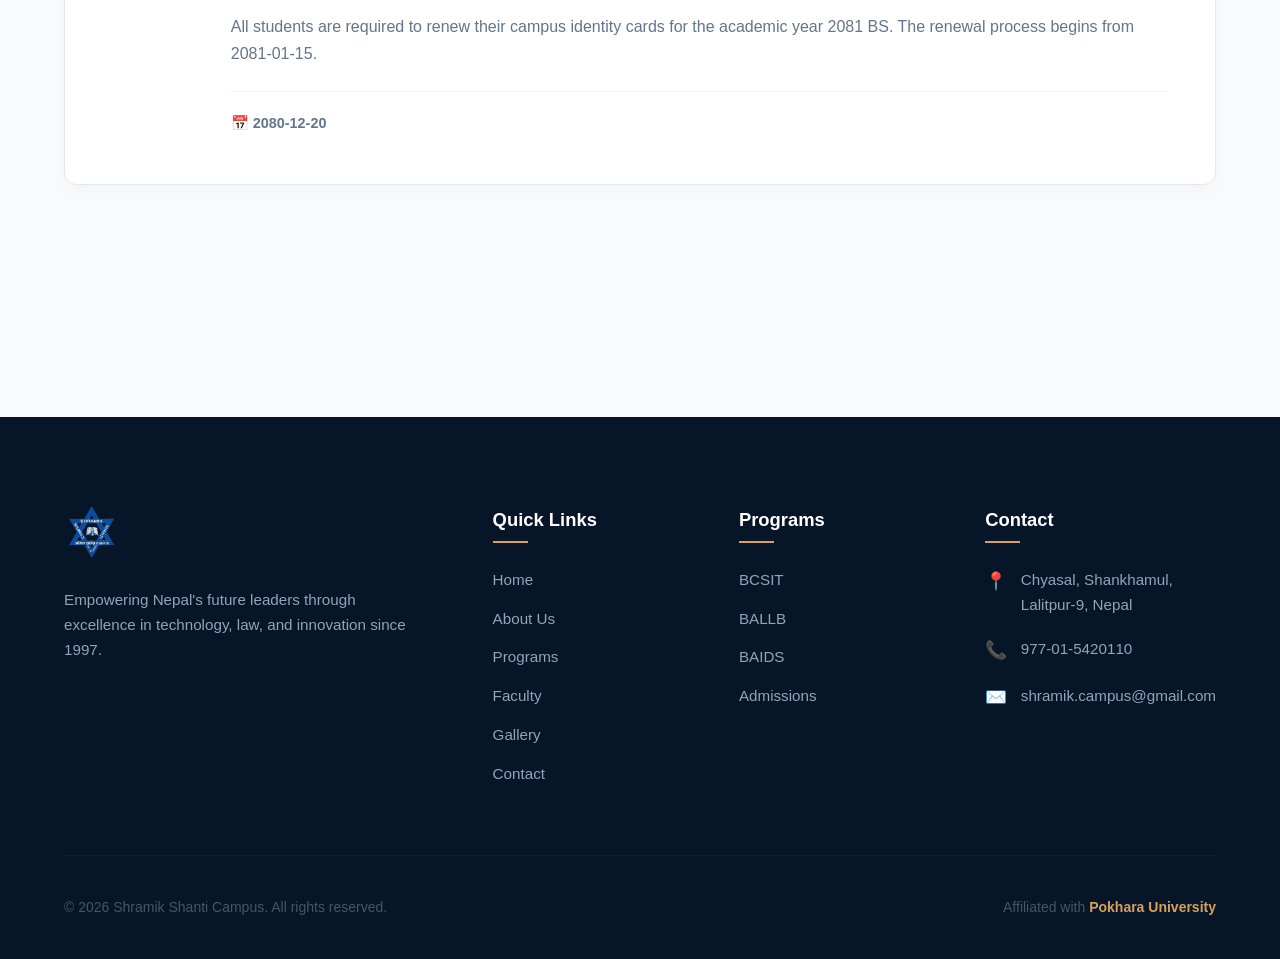
<file: notices.html>
<!DOCTYPE html>
<html lang="en">
<head>
  <meta charset="UTF-8" /><meta name="viewport" content="width=device-width, initial-scale=1.0" />
  <title>Notices — Shramik Shanti Campus</title>
  <link rel="stylesheet" href="css/style.css" />
</head>
<body>
<nav class="navbar" id="navbar">
  <div class="container"><div class="navbar-inner">
    <a href="index.html" class="navbar-brand"><img src="images/logo.png" alt="Logo" /><div class="brand-text"><span class="brand-name">Shramik Shanti Campus</span><span class="brand-sub">Affiliated to Pokhara University</span></div></a>
    <ul class="navbar-links">
      <li><a href="index.html">Home</a></li><li><a href="about.html">About</a></li><li><a href="programs.html">Programs</a></li>
      <li><a href="faculty.html">Faculty</a></li><li><a href="notices.html" class="active">Notices</a></li><li><a href="gallery.html">Gallery</a></li><li><a href="contact.html">Contact</a></li>
    </ul>
    <div class="navbar-cta"><a href="admissions.html" class="btn btn-gold">Apply Now</a></div>
    <button class="hamburger" id="hamburger"><span></span><span></span><span></span></button>
  </div></div>
</nav>
<nav class="mobile-nav" id="mobile-nav">
  <a href="index.html">Home</a><a href="about.html">About</a><a href="programs.html">Programs</a>
  <a href="faculty.html">Faculty</a><a href="notices.html" class="active">Notices</a><a href="gallery.html">Gallery</a><a href="contact.html">Contact</a>
  <div class="mobile-nav-cta"><a href="admissions.html" class="btn btn-gold">Apply for Admission</a></div>
</nav>

<section class="page-hero">
  <div class="container">
    <div class="breadcrumb"><a href="index.html">Home</a><span>/</span><span style="color:rgba(255,255,255,.6)">Notices</span></div>
    <h1>Notice Board</h1>
    <p>All official announcements, examination schedules, events, and updates from Shramik Shanti Campus.</p>
  </div>
</section>

<section class="section">
  <div class="container">
    <div class="filter-bar">
      <button class="filter-btn active" data-filter="all">All</button>
      <button class="filter-btn" data-filter="academic">Academic</button>
      <button class="filter-btn" data-filter="exam">Examination</button>
      <button class="filter-btn" data-filter="event">Events</button>
      <button class="filter-btn" data-filter="scholarship">Scholarship</button>
      <button class="filter-btn" data-filter="general">General</button>
    </div>

    <div class="notice-card notice-modal-trigger pinned" data-category="academic"
         data-title="Admission Open for Academic Year 2081 BS"
         data-date="📅 2081-01-15" data-mode="academic"
         data-details="Shramik Shanti Campus is pleased to announce that admissions are now open for all three programs — BCSIT, BALLB, and BAIDS — for the academic year 2081 BS. Interested candidates are encouraged to submit their applications before the deadline. For more information, visit the admissions office or call 977-01-5420110.">
      <div class="notice-card-icon">📌</div>
      <div class="notice-card-body">
        <div class="notice-card-header">
          <span class="notice-tag tag-academic">Academic</span>
          <span class="notice-tag tag-pinned">Pinned</span>
        </div>
        <h3>Admission Open for Academic Year 2081 BS</h3>
        <p>Shramik Shanti Campus is pleased to announce that admissions are now open for all three programs — BCSIT, BALLB, and BAIDS — for the academic year 2081 BS...</p>
        <div class="notice-card-footer">
          <span class="notice-date-text">📅 2081-01-15</span>
          <a href="admissions.html" class="btn btn-navy" style="padding:6px 18px;font-size:.82rem;">Apply Now</a>
        </div>
      </div>
    </div>

    <div class="notice-card notice-modal-trigger pinned" data-category="exam"
         data-title="Semester Examination Routine Published — Semester IV & VI"
         data-date="📅 2081-01-10" data-mode="exam"
         data-details="The examination routine for Semester IV and Semester VI (all programs) has been published. Students are advised to download their admit cards from the campus administration office. Examinations will commence from 2081-02-01. No re-scheduling will be entertained.">
      <div class="notice-card-icon">📋</div>
      <div class="notice-card-body">
        <div class="notice-card-header">
          <span class="notice-tag tag-exam">Examination</span>
          <span class="notice-tag tag-pinned">Pinned</span>
        </div>
        <h3>Semester Examination Routine Published — Semester IV &amp; VI</h3>
        <p>The examination routine for Semester IV and Semester VI (all programs) has been published. Students are advised to download their admit cards from the campus administration office.</p>
        <div class="notice-card-footer">
          <span class="notice-date-text">📅 2081-01-10</span>
        </div>
      </div>
    </div>

    <div class="notice-card notice-modal-trigger" data-category="scholarship"
         data-title="Merit-Based Scholarship Applications Now Open"
         data-date="📅 2081-01-08" data-mode="scholarship"
         data-details="Applications for the Shramik Shanti Merit Scholarship 2081 are now being accepted. Students who secured GPA 3.5 or above in their previous semester are eligible to apply. Scholarships cover up to 50% of tuition fees. Application forms are available at the administration office.">
      <div class="notice-card-icon">🏆</div>
      <div class="notice-card-body">
        <div class="notice-card-header">
          <span class="notice-tag tag-scholarship">Scholarship</span>
        </div>
        <h3>Merit-Based Scholarship Applications Now Open</h3>
        <p>Applications for the Shramik Shanti Merit Scholarship 2081 are now being accepted. Students who secured GPA 3.5 or above in their previous semester are eligible to apply.</p>
        <div class="notice-card-footer">
          <span class="notice-date-text">📅 2081-01-08</span>
        </div>
      </div>
    </div>

    <div class="notice-card notice-modal-trigger" data-category="event"
         data-title="Annual Sports Week 2081 — Schedule Announced"
         data-date="📅 2081-01-05" data-mode="event"
         data-details="The Annual Sports Week 2081 will be held from 2081-01-20 to 2081-01-25. Events include cricket, futsal, volleyball, badminton, and table tennis. All students are encouraged to participate. Registration forms are available with the Student Union representative.">
      <div class="notice-card-icon">🏅</div>
      <div class="notice-card-body">
        <div class="notice-card-header">
          <span class="notice-tag tag-event">Event</span>
        </div>
        <h3>Annual Sports Week 2081 — Schedule Announced</h3>
        <p>The Annual Sports Week 2081 will be held from 2081-01-20 to 2081-01-25. Events include cricket, futsal, volleyball, badminton, and table tennis.</p>
        <div class="notice-card-footer">
          <span class="notice-date-text">📅 2081-01-05</span>
        </div>
      </div>
    </div>

    <div class="notice-card notice-modal-trigger" data-category="general"
         data-title="Library Extended Hours During Examination Period"
         data-date="📅 2081-01-03" data-mode="general"
         data-details="The campus library will remain open from 7:00 AM to 8:00 PM during the examination period (2081-01-28 to 2081-02-20). Students are encouraged to make full use of library resources. Silence must be maintained in the reading hall at all times.">
      <div class="notice-card-icon">📚</div>
      <div class="notice-card-body">
        <div class="notice-card-header">
          <span class="notice-tag tag-general">General</span>
        </div>
        <h3>Library Extended Hours During Examination Period</h3>
        <p>The campus library will remain open from 7:00 AM to 8:00 PM during the examination period (2081-01-28 to 2081-02-20). Students are encouraged to make full use of library resources.</p>
        <div class="notice-card-footer">
          <span class="notice-date-text">📅 2081-01-03</span>
        </div>
      </div>
    </div>

    <div class="notice-card notice-modal-trigger" data-category="academic"
         data-title="Class Timetable for Semester I & III — 2081"
         data-date="📅 2080-12-28" data-mode="academic"
         data-details="The revised class timetable for Semester I and Semester III students has been finalized and will be effective from 2081-01-20. Students are requested to collect their timetable from their respective department heads. Any scheduling conflicts should be reported within 3 days.">
      <div class="notice-card-icon">📝</div>
      <div class="notice-card-body">
        <div class="notice-card-header">
          <span class="notice-tag tag-academic">Academic</span>
        </div>
        <h3>Class Timetable for Semester I &amp; III — 2081</h3>
        <p>The revised class timetable for Semester I and Semester III students has been finalized and will be effective from 2081-01-20. Students are requested to collect their timetable from their respective department heads.</p>
        <div class="notice-card-footer">
          <span class="notice-date-text">📅 2080-12-28</span>
        </div>
      </div>
    </div>

    <div class="notice-card notice-modal-trigger" data-category="event"
         data-title="Cultural Program & Annual Day Celebration 2081"
         data-date="📅 2080-12-25" data-mode="event"
         data-details="Shramik Shanti Campus cordially invites all students, faculty, and staff to the Annual Day Celebration 2081 to be held on 2081-01-30 at the campus premises. The program will feature cultural performances, award ceremonies, and special addresses.">
      <div class="notice-card-icon">🎭</div>
      <div class="notice-card-body">
        <div class="notice-card-header">
          <span class="notice-tag tag-event">Event</span>
        </div>
        <h3>Cultural Program &amp; Annual Day Celebration 2081</h3>
        <p>Shramik Shanti Campus cordially invites all students, faculty, and staff to the Annual Day Celebration 2081 to be held on 2081-01-30 at the campus premises.</p>
        <div class="notice-card-footer">
          <span class="notice-date-text">📅 2080-12-25</span>
        </div>
      </div>
    </div>

    <div class="notice-card notice-modal-trigger" data-category="general"
         data-title="Campus Identity Card Renewal — Mandatory"
         data-date="📅 2080-12-20" data-mode="general"
         data-details="All students are required to renew their campus identity cards for the academic year 2081 BS. The renewal process begins from 2081-01-15. Students without valid ID cards will not be permitted to sit for examinations.">
      <div class="notice-card-icon">🔔</div>
      <div class="notice-card-body">
        <div class="notice-card-header">
          <span class="notice-tag tag-general">General</span>
        </div>
        <h3>Campus Identity Card Renewal — Mandatory</h3>
        <p>All students are required to renew their campus identity cards for the academic year 2081 BS. The renewal process begins from 2081-01-15.</p>
        <div class="notice-card-footer">
          <span class="notice-date-text">📅 2080-12-20</span>
        </div>
      </div>
    </div>

  </div>
</section>

<div class="course-modal-overlay" id="courseModal">
  <div class="course-modal-content">
    <button class="course-modal-close" id="closeModalBtn">×</button>
    <div class="modal-body-layout">
      <div class="modal-badge-row">
        <span class="modal-pill" id="modalDuration">--</span>
        <span class="modal-pill" id="modalSeats">--</span>
      </div>
      <h2 id="modalTitle">Notice Loading...</h2>
      <div class="modal-field-block">
        <h4>📋 Announcement Details</h4>
        <p id="modalDetails">Loading documentation context smoothly...</p>
      </div>
      <div class="modal-field-block">
        <h4>🎓 Regulatory Mandate</h4>
        <p id="modalEligibility">Loading validation specifications cell...</p>
      </div>
      <div class="modal-field-block">
        <h4>💼 Front Desk Registry</h4>
        <p id="modalCareers" style="font-weight: 700; color: var(--primary);">Loading database routing info...</p>
      </div>
    </div>
  </div>
</div>

<footer class="footer">
  <div class="container">
    <div class="footer-grid">
      <div class="footer-brand">
        <img src="images/logo.png" alt="Shramik Shanti Campus" />
        <p>Empowering Nepal's future leaders through excellence in technology, law, and innovation since 1997.</p>
      </div>
      <div class="footer-links"><h4>Quick Links</h4><ul>
        <li><a href="index.html">Home</a></li><li><a href="about.html">About Us</a></li>
        <li><a href="programs.html">Programs</a></li><li><a href="faculty.html">Faculty</a></li>
        <li><a href="gallery.html">Gallery</a></li>
        <li><a href="contact.html">Contact</a></li>
      </ul></div>
      <div class="footer-programs"><h4>Programs</h4><ul>
        <li><a href="programs.html">BCSIT</a></li><li><a href="programs.html">BALLB</a></li>
        <li><a href="programs.html">BAIDS</a></li><li><a href="admissions.html">Admissions</a></li>
      </ul></div>
      <div class="footer-contact"><h4>Contact</h4>
        <div class="footer-contact-item"><div class="icon">📍</div><p>Chyasal, Shankhamul, Lalitpur-9, Nepal</p></div>
        <div class="footer-contact-item"><div class="icon">📞</div><a href="tel:+97715420110">977-01-5420110</a></div>
        <div class="footer-contact-item"><div class="icon">✉️</div><a href="mailto:shramik.campus@gmail.com">shramik.campus@gmail.com</a></div>
      </div>
    </div>
    <div class="footer-bottom">
      <p>&copy; 2026 Shramik Shanti Campus. All rights reserved.</p>
      <p>Affiliated with <a href="https://www.pu.edu.np" target="_blank">Pokhara University</a></p>
    </div>
  </div>
</footer>
<script src="js/main.js"></script>
</body>
</html>
</file>
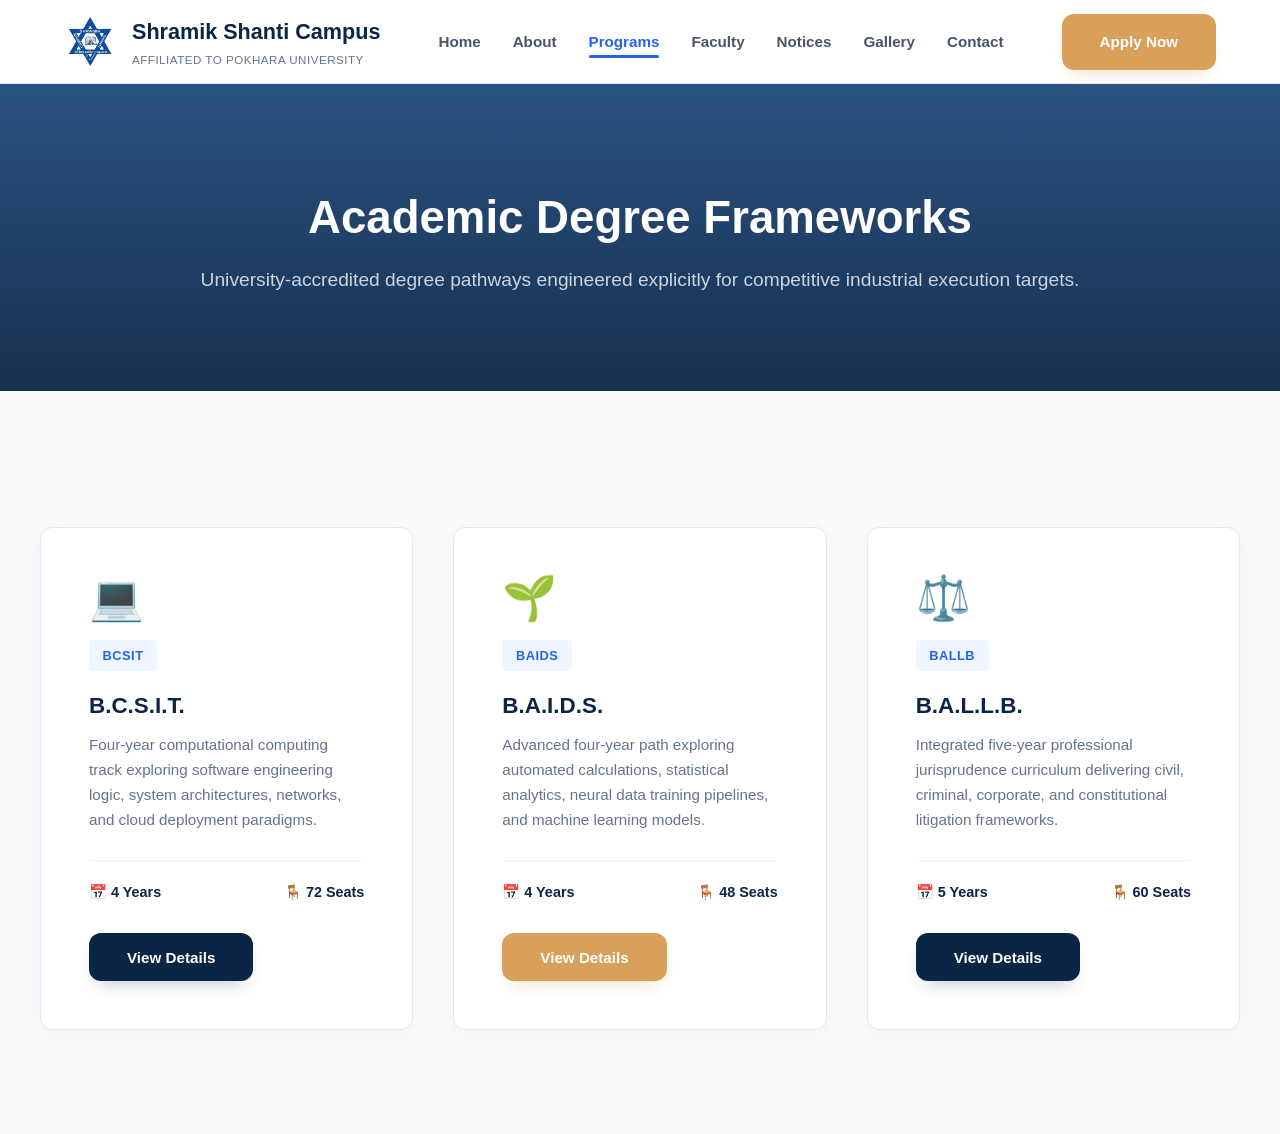
<file: programs.html>
<!DOCTYPE html>
<html lang="en">
<head>
  <meta charset="UTF-8" />
  <meta name="viewport" content="width=device-width, initial-scale=1.0" />
  <title>Programs — Shramik Shanti Campus</title>
  <link rel="stylesheet" href="css/style.css" />
</head>
<body>

<nav class="navbar" id="navbar">
  <div class="container">
    <div class="navbar-inner">
      <a href="index.html" class="navbar-brand">
        <img src="images/logo.png" alt="Logo" />
        <div class="brand-text">
          <span class="brand-name">Shramik Shanti Campus</span>
          <span class="brand-sub">Affiliated to Pokhara University</span>
        </div>
      </a>
      <ul class="navbar-links">
        <li><a href="index.html">Home</a></li>
        <li><a href="about.html">About</a></li>
        <li><a href="programs.html" class="active">Programs</a></li>
        <li><a href="faculty.html">Faculty</a></li>
        <li><a href="notices.html">Notices</a></li>
        <li><a href="gallery.html">Gallery</a></li>
        <li><a href="contact.html">Contact</a></li>
      </ul>
      <div class="navbar-cta"><a href="admissions.html" class="btn btn-gold">Apply Now</a></div>
      <button class="hamburger" id="hamburger" aria-label="Toggle Menu">
        <span></span><span></span><span></span>
      </button>
    </div>
  </div>
</nav>

<nav class="mobile-nav" id="mobile-nav">
  <a href="index.html">Home</a>
  <a href="about.html">About</a>
  <a href="programs.html" class="active">Programs</a>
  <a href="faculty.html">Faculty</a>
  <a href="notices.html">Notices</a>
  <a href="gallery.html">Gallery</a>
  <a href="contact.html">Contact</a>
  <div class="mobile-nav-cta">
    <a href="admissions.html" class="btn btn-gold" style="width:100%; display:inline-flex;">Apply for Admission</a>
  </div>
</nav>

<section class="page-hero">
  <div class="container">
    <h1>Academic Degree Frameworks</h1>
    <p>University-accredited degree pathways engineered explicitly for competitive industrial execution targets.</p>
  </div>
</section>

<section class="section container programs-grid">
    <div class="program-card">
      <div class="program-icon">💻</div>
      <span class="program-tag">BCSIT</span>
      <h3>B.C.S.I.T.</h3>
      <p>Four-year computational computing track exploring software engineering logic, system architectures, networks, and cloud deployment paradigms.</p>
      <div class="program-meta"><span>📅 4 Years</span><span>🪑 72 Seats</span></div>
      <button class="btn btn-navy course-trigger" 
              data-title="Bachelor of Computer Science & IT (BCSIT)"
              data-seats="72 Seats" data-duration="4 Years"
              data-eligibility="Minimum 'C' grade average across all subjects in 10+2 high school frameworks."
              data-details="Deep dive tracks covering Object-Oriented Logic, Relational Database Engineering, Applied Networking Systems, Full-Stack Web architectures, and cloud execution pipelines."
              data-careers="Full Stack Engineer, System Administrator, Cloud Consultant, DevOps Architecture Specialist.">View Details</button>
    </div>

    <div class="program-card">
      <div class="program-icon">🌱</div>
      <span class="program-tag">BAIDS</span>
      <h3>B.A.I.D.S.</h3>
      <p>Advanced four-year path exploring automated calculations, statistical analytics, neural data training pipelines, and machine learning models.</p>
      <div class="program-meta"><span>📅 4 Years</span><span>🪑 48 Seats</span></div>
      <button class="btn btn-gold course-trigger" 
              data-title="Bachelor of Artificial Intelligence & Data Science (BAIDS)"
              data-seats="48 Seats" data-duration="4 Years"
              data-eligibility="10+2 tracking completed with clear foundational focus inside Mathematics and Statistics metrics."
              data-details="Balance statistical tracking layers straight with advanced algorithmic loops. Explore predictive models, data pipeline building, big data cluster structures, and deep learning neural loops."
              data-careers="Data Scientist, AI Architect, Predictive Modeler, Big Data Pipeline Systems Specialist.">View Details</button>
    </div>

    <div class="program-card">
      <div class="program-icon">⚖️</div>
      <span class="program-tag">BALLB</span>
      <h3>B.A.L.L.B.</h3>
      <p>Integrated five-year professional jurisprudence curriculum delivering civil, criminal, corporate, and constitutional litigation frameworks.</p>
      <div class="program-meta"><span>📅 5 Years</span><span>🪑 60 Seats</span></div>
      <button class="btn btn-navy course-trigger" 
              data-title="Bachelor of Arts in Law & Bachelor of Laws (BALLB)"
              data-seats="60 Seats" data-duration="5 Years"
              data-eligibility="Open admission path matching across Science, Management, or Arts tracks at 10+2 level."
              data-details="Coordinates thorough legal theory with functional court practice. Core syllabus maps explore Criminal Law matrices, Corporate Judiciaries, Case interpretation, and continuous Mock Court simulations."
              data-careers="Corporate Litigator, Judicial Services Advisor, Legal Advocate Officer, Appellate Counsel.">View Details</button>
    </div>

    
</section>

<div class="course-modal-overlay" id="courseModal">
  <div class="course-modal-content">
    <button class="course-modal-close" id="closeModalBtn">×</button>
    <div class="modal-body-layout">
      <div class="modal-badge-row">
        <span class="modal-pill" id="modalDuration">--</span>
        <span class="modal-pill" id="modalSeats">--</span>
      </div>
      <h2 id="modalTitle">Loading Parameters...</h2>
      <div class="modal-field-block">
        <h4>📋 Description & Scope Framework</h4>
        <p id="modalDetails">Loading files context data...</p>
      </div>
      <div class="modal-field-block">
        <h4>🎓 Core Eligibility Mapping</h4>
        <p id="modalEligibility">Loading metric requirements...</p>
      </div>
      <div class="modal-field-block">
        <h4>💼 Industry Career Directions</h4>
        <p id="modalCareers" style="font-weight: 700; color: var(--brand-dark);">Loading fields matrix...</p>
      </div>
    </div>
  </div>
</div>

<script src="js/main.js"></script>
</body>
</html>
</file>
<file: css/style.css>
/* ==========================================================================
   SHRAMIK SHANTI CAMPUS - ADVANCED ULTRA-RESPONSIVE STYLESHEET
   ========================================================================== */
:root {
    --primary: #0b2545;         /* Deep Premium Navy Blue */
    --brand-dark: #134074;      /* Authoritative Mid-Navy Blue */
    --brand-light: #2563eb;     /* Royal Action Blue Focus */
    --accent: #d9a05b;          /* Soft Academic Gold Premium Hue */
    --accent-hover: #b45309;    /* Deep Gold for Active Hover States */
    --text-dark: #1e293b;       /* High Contrast Slate for Body Text */
    --text-muted: #64748b;      /* Clean Accessible Gray for Descriptions */
    --light-bg: #f8fafc;        /* Neutral Base Canvas Background */
    --white: #ffffff;
    
    /* Layout Constants & Animation Metrics */
    --radius-sm: 4px;
    --radius-md: 12px;
    --radius-lg: 24px;
    --transition-smooth: all 0.4s cubic-bezier(0.16, 1, 0.3, 1);
    --shadow-subtle: 0 4px 20px rgba(15, 23, 42, 0.03);
    --shadow-premium: 0 25px 50px -12px rgba(11, 37, 69, 0.15), 0 10px 20px -5px rgba(11, 37, 69, 0.05);
    --max-width: 1200px;
}

/* --- Base Framework Reset --- */
* {
    margin: 0;
    padding: 0;
    box-sizing: border-box;
    font-family: -apple-system, BlinkMacSystemFont, "Segoe UI", Roboto, sans-serif;
    -webkit-font-smoothing: antialiased;
}

html {
    scroll-behavior: smooth;
}

body {
    background-color: var(--light-bg);
    color: var(--text-dark);
    line-height: 1.65;
    overflow-x: hidden;
}

.container {
    max-width: var(--max-width);
    margin: 0 auto;
    padding: 0 1.5rem;
}

.section {
    padding: 6.5rem 0;
}

.bg-white {
    background-color: var(--white);
    border-bottom: 1px solid #f1f5f9;
}

.text-center {
    text-align: center;
}

.mt-40 {
    margin-top: 40px;
}

/* --- Hardware Accelerated Scroll Reveal System --- */
.reveal-on-scroll {
    opacity: 0;
    transform: translateY(30px);
    transition: var(--transition-smooth);
}

.reveal-on-scroll.active {
    opacity: 1;
    transform: translateY(0);
}

/* --- Typography Hierarchy --- */
h1, h2, h3, h4 {
    color: var(--primary);
    font-weight: 700;
}

.section-header {
    text-align: center;
    max-width: 700px;
    margin: 0 auto 4.5rem;
}

.section-header h2 {
    font-size: 2.5rem;
    position: relative;
    padding-bottom: 0.85rem;
    letter-spacing: -0.02em;
}

.section-header h2::after {
    content: '';
    position: absolute;
    bottom: 0;
    left: 50%;
    transform: translateX(-50%);
    width: 50px;
    height: 4px;
    background: linear-gradient(90deg, var(--brand-light), var(--accent));
    border-radius: 10px;
}

.section-header p {
    color: var(--text-muted);
    font-size: 1.15rem;
    margin-top: 0.85rem;
}

.badge {
    display: inline-block;
    padding: 0.4rem 1.15rem;
    font-size: 0.8rem;
    font-weight: 700;
    text-transform: uppercase;
    letter-spacing: 1px;
    border-radius: 50px;
    background: rgba(11, 37, 69, 0.08);
    color: var(--primary);
    margin-bottom: 1.25rem;
}

.badge-navy {
    background-color: var(--primary);
    color: var(--white);
}

/* ==========================================================================
   INTERACTIVE BUTTON ENGINE
   ========================================================================== */
.btn {
    display: inline-flex;
    align-items: center;
    justify-content: center;
    padding: 0.85rem 2.25rem;
    font-weight: 700;
    font-size: 0.95rem;
    border-radius: var(--radius-md);
    text-decoration: none;
    cursor: pointer;
    transition: var(--transition-smooth);
    border: 2px solid transparent;
    white-space: nowrap;
}

.btn-gold {
    background-color: var(--accent);
    color: var(--white);
    box-shadow: 0 10px 20px -10px rgba(217, 160, 91, 0.4);
}

.btn-gold:hover {
    background-color: var(--gold-hover);
    color: black;
    transform: translateY(-3px);
    box-shadow: 0 15px 30px -10px rgba(180, 83, 9, 0.5);
}

.btn-navy {
    background-color: var(--primary);
    color: var(--white);
    box-shadow: 0 10px 20px -10px rgba(11, 37, 69, 0.3);
}

.btn-navy:hover {
    background-color: var(--brand-dark);
    transform: translateY(-3px);
    box-shadow: 0 15px 30px -10px rgba(19, 64, 116, 0.4);
}

.btn-outline-white {
    border-color: rgba(255, 255, 255, 0.3);
    color: var(--white);
}

.btn-outline-white:hover {
    background-color: var(--white);
    color: var(--primary);
    border-color: var(--white);
    transform: translateY(-3px);
}

.btn-outline-navy {
    border-color: var(--primary);
    color: var(--primary);
}

.btn-outline-navy:hover {
    background-color: var(--primary);
    color: var(--white);
    transform: translateY(-3px);
}

/* ==========================================================================
   NAVIGATION DESKTOP HEADER & RESPONSIVE DRAWER TRAY
   ========================================================================== */
.navbar {
    background-color: rgba(255, 255, 255, 0.95);
    backdrop-filter: blur(15px);
    -webkit-backdrop-filter: blur(15px);
    position: sticky;
    top: 0;
    z-index: 1000;
    border-bottom: 1px solid rgba(226, 232, 240, 0.8);
    transition: var(--transition-smooth);
}

.navbar-inner {
    display: flex;
    justify-content: space-between;
    align-items: center;
    padding: 0.85rem 0;
}

.navbar-brand {
    display: flex;
    align-items: center;
    gap: 1rem;
    text-decoration: none;
}

.navbar-brand img {
    height: 52px;
    width: auto;
    transition: var(--transition-smooth);
}

.brand-name {
    display: block;
    font-size: 1.35rem;
    font-weight: 800;
    color: var(--primary);
}

.brand-sub {
    display: block;
    font-size: 0.725rem;
    color: var(--text-muted);
    text-transform: uppercase;
    letter-spacing: 0.5px;
}

.navbar-links {
    list-style: none;
    display: flex;
    gap: 2rem;
}

.navbar-links a {
    text-decoration: none;
    font-weight: 700;
    color: #475569;
    font-size: 0.95rem;
    transition: var(--transition-smooth);
    position: relative;
    padding: 0.5rem 0;
}

.navbar-links a:hover, .navbar-links a.active {
    color: var(--brand-light);
}

.navbar-links a::after {
    content: '';
    position: absolute;
    bottom: 0;
    left: 0;
    width: 0;
    height: 3px;
    background-color: var(--brand-light);
    border-radius: 10px;
    transition: var(--transition-smooth);
}

.navbar-links a.active::after, .navbar-links a:hover::after { width: 100%; }

/* --- Mobile Hamburger Menu Icon --- */
.hamburger {
    display: none;
    background: none;
    border: none;
    cursor: pointer;
    padding: 0.5rem;
    z-index: 1100;
}

.hamburger span {
    display: block;
    width: 25px;
    height: 3px;
    background-color: var(--primary);
    margin: 5px 0;
    transition: var(--transition-smooth);
    border-radius: 2px;
}

/* CSS state change when mobile navigation menu opens */
.hamburger.active span:nth-child(1) {
    transform: rotate(45deg) translateY(11.5px);
}
.hamburger.active span:nth-child(2) {
    opacity: 0;
}
.hamburger.active span:nth-child(3) {
    transform: rotate(-45deg) translateY(-11.5px);
}

/* --- Mobile Navigation Tray Dropdown Overlay --- */
.mobile-nav {
    display: none;
    flex-direction: column;
    background-color: var(--white);
    padding: 2rem 1.5rem;
    gap: 1.25rem;
    border-bottom: 1px solid #e2e8f0;
    position: fixed;
    top: 73px; /* Sits precisely right below the header boundary line */
    left: 0;
    width: 100%;
    z-index: 999;
    box-shadow: 0 15px 30px rgba(0,0,0,0.05);
    transform: translateY(-100%);
    opacity: 0;
    transition: all 0.4rem cubic-bezier(0.16, 1, 0.3, 1);
}

.mobile-nav.open {
    display: flex;
    transform: translateY(0);
    opacity: 1;
}

.mobile-nav a {
    text-decoration: none;
    font-weight: 700;
    color: #475569;
    font-size: 1.1rem;
    padding: 0.25rem 0;
    transition: var(--transition-smooth);
}

.mobile-nav a.active, .mobile-nav a:hover {
    color: var(--brand-light);
    padding-left: 8px;
}

.mobile-nav-cta {
    margin-top: 0.5rem;
    border-top: 1px solid #f1f5f9;
    padding-top: 1.5rem;
}

/* ==========================================================================
   HERO DISPLAY PANELS
   ========================================================================== */
.hero {
    background: linear-gradient(rgba(11, 37, 69, 0.85), rgba(19, 64, 116, 0.85)), 
                url('https://images.unsplash.com/photo-1523050854058-8df90110c9f1?auto=format&fit=crop&w=1920&q=80') center/cover;
    padding: 11rem 0;
    color: var(--white);
    text-align: center;
}

.hero h1 {
    color: var(--white);
    font-size: 4rem;
    font-weight: 900;
    margin-bottom: 1.5rem;
    letter-spacing: -0.03em;
    line-height: 1.15;
}

.hero h1 span {
    color: var(--accent);
}

.hero-sub {
    font-size: 1.35rem;
    max-width: 780px;
    margin: 0 auto 3.5rem;
    color: #cbd5e1;
}

.hero-btns {
    display: flex;
    gap: 1.25rem;
    justify-content: center;
}

.page-hero {
    background: linear-gradient(rgba(19, 64, 116, 0.9), rgba(11, 37, 69, 0.95)), 
                url('https://images.unsplash.com/photo-1541339907198-e08756dedf3f?auto=format&fit=crop&w=1920&q=80') center/cover;
    padding: 6rem 0;
    color: var(--white);
    text-align: center;
}

.page-hero h1 {
    color: var(--white);
    font-size: 2.85rem;
    font-weight: 800;
    margin-bottom: 0.5rem;
}

.page-hero p {
    color: #cbd5e1;
    font-size: 1.2rem;
}

.breadcrumb {
    font-size: 0.9rem;
    margin-bottom: 1.25rem;
    color: rgba(255, 255, 255, 0.7);
    font-weight: 600;
}

.breadcrumb a {
    color: var(--white);
    text-decoration: none;
    margin-right: 0.5rem;
}

.breadcrumb span {
    margin-right: 0.5rem;
}

/* ==========================================================================
   METRIC COUNTER GRID
   ========================================================================== */
.stats-bar {
    background-color: var(--primary);
    color: var(--white);
    padding: 3.5rem 0;
}

.stats-grid {
    display: grid;
    grid-template-columns: repeat(4, 1fr);
    gap: 2.5rem;
    text-align: center;
}

.stat-num {
    font-size: 3.5rem;
    font-weight: 800;
    color: var(--accent);
    line-height: 1.1;
}

.stat-label {
    font-size: 0.85rem;
    color: #cbd5e1;
    text-transform: uppercase;
    letter-spacing: 1px;
    margin-top: 0.65rem;
    font-weight: 600;
}

/* ==========================================================================
   COMPREHENSIVE MULTI-PAGE PAGE CARD LAYOUT GRIDS
   ========================================================================== */
.programs-grid, .features-grid, .faculty-grid, .gallery-grid, .about-story, .mvv-grid, .steps-grid, .docs-grid {
    display: grid;
    grid-template-columns: repeat(3, 1fr);
    gap: 2.5rem;
    margin-top: 2rem;
}

.about-story {
    grid-template-columns: 1.3fr 1fr;
    align-items: center;
    gap: 4.5rem;
}

.contact-grid {
    display: grid;
    grid-template-columns: 1.2fr 1fr;
    gap: 4rem;
    align-items: start;
}

.steps-grid {
    grid-template-columns: repeat(4, 1fr);
}

/* --- Universal Component Base Cards with Hover Physics --- */
.program-card, .feature-card, .faculty-card, .gallery-item, .mvv-card, .contact-card, .contact-form-wrap, .inquiry-form, .profile-info-block, .step-card, .doc-item {
    background: var(--white);
    padding: 3rem;
    border-radius: var(--radius-md);
    box-shadow: var(--shadow-subtle);
    border: 1px solid #e2e8f0;
    transition: var(--transition-smooth);
}

.program-card:hover, .faculty-card:hover, .gallery-item:hover, .feature-card:hover, .mvv-card:hover, .step-card:hover {
    transform: translateY(-6px);
    box-shadow: var(--shadow-premium);
}

.program-icon, .feature-icon, .mvv-icon, .doc-icon {
    font-size: 2.75rem;
    margin-bottom: 1.25rem;
    line-height: 1;
}

.program-tag {
    display: inline-block;
    background: #eff6ff;
    color: #2563eb;
    padding: 0.3rem 0.85rem;
    font-weight: 700;
    font-size: 0.8rem;
    border-radius: 4px;
    margin-bottom: 1.25rem;
    text-transform: uppercase;
    letter-spacing: 0.5px;
}

.program-card h3 {
    font-size: 1.4rem;
    margin-bottom: 0.75rem;
    line-height: 1.3;
}

.program-card p {
    color: var(--text-muted);
    font-size: 0.95rem;
    margin-bottom: 1.5rem;
}

.program-meta {
    display: flex;
    justify-content: space-between;
    font-weight: 700;
    font-size: 0.9rem;
    margin: 1.75rem 0;
    color: var(--primary);
    border-top: 1px solid #f1f5f9;
    padding-top: 1.25rem;
}

.feature-card h3 {
    font-size: 1.25rem;
    margin-bottom: 0.5rem;
}

.feature-card p {
    color: var(--text-muted);
    font-size: 0.95rem;
}

/* ==========================================================================
   ABOUT & TIMELINE PROFILE DESKS
   ========================================================================== */
.about-story-content h2 {
    font-size: 2.25rem;
    margin-bottom: 1.25rem;
    line-height: 1.25;
}

.about-story-content p {
    color: var(--text-muted);
    margin-bottom: 1.25rem;
}

.timeline-track {
    position: relative;
    max-width: 800px;
    margin: 4rem auto 0;
    padding: 2rem 0;
}

.timeline-track::before {
    content: '';
    position: absolute;
    left: 32px;
    top: 0;
    width: 4px;
    height: 100%;
    background-color: #cbd5e1;
    border-radius: 10px;
}

.timeline-milestone {
    position: relative;
    padding-left: 5.5rem;
    margin-bottom: 4rem;
}

.timeline-milestone:last-child {
    margin-bottom: 0;
}

.timeline-marker-year {
    position: absolute;
    left: 0;
    top: 0;
    width: 68px;
    height: 36px;
    background-color: var(--primary);
    color: var(--white);
    border-radius: 6px;
    display: flex;
    align-items: center;
    justify-content: center;
    font-weight: 700;
    font-size: 0.95rem;
    box-shadow: var(--shadow-subtle);
}

.mvv-card h3 {
    font-size: 1.35rem;
    margin-bottom: 0.75rem;
}

.mvv-card p {
    color: var(--text-muted);
    font-size: 0.95rem;
}

.mvv-card ul {
    list-style: none;
    padding-left: 0;
    margin-top: 1rem;
}

.mvv-card ul li {
    position: relative;
    padding-left: 1.5rem;
    margin-bottom: 0.65rem;
    font-weight: 600;
    font-size: 0.925rem;
    color: #475569;
}

.mvv-card ul li::before {
    content: '✓';
    position: absolute;
    left: 0;
    color: var(--accent);
    font-weight: 900;
}

.affiliation-box {
    display: flex;
    align-items: center;
    gap: 4rem;
    background: var(--white);
    padding: 4rem;
    border-radius: var(--radius-md);
    border: 1px solid #e2e8f0;
    box-shadow: var(--shadow-subtle);
}

.affiliation-box img {
    height: 140px;
    width: auto;
    object-fit: contain;
}

.affiliation-content h2 {
    font-size: 2.25rem;
    margin-bottom: 1rem;
}

.affiliation-content p {
    color: var(--text-muted);
    margin-bottom: 2rem;
}

.values-grid {
    display: grid;
    grid-template-columns: 1fr 1fr;
    gap: 1.75rem;
}

.value-item {
    display: flex;
    gap: 1rem;
}

.value-icon {
    font-size: 1.75rem;
    line-height: 1;
}

.value-item h4 {
    font-size: 1.05rem;
    margin-bottom: 0.25rem;
}

.value-item p {
    font-size: 0.9rem;
    color: var(--text-muted);
    line-height: 1.5;
}

/* ==========================================================================
   FACULTY STRUCTURE BLOCKS
   ========================================================================== */
.faculty-photo {
    width: 100%;
    height: 260px;
    overflow: hidden;
    border-radius: var(--radius-md);
    margin-bottom: 1.5rem;
    background-color: var(--light-bg);
}

.faculty-photo img {
    width: 100%;
    height: 100%;
    object-fit: cover;
}

.faculty-info h3 {
    font-size: 1.35rem;
    color: var(--primary);
}

.faculty-designation {
    font-weight: 700;
    color: var(--accent-hover);
    font-size: 0.925rem;
    margin-top: 0.25rem;
}

.faculty-dept {
    display: inline-block;
    background-color: #f1f5f9;
    padding: 0.2rem 0.75rem;
    font-size: 0.8rem;
    font-weight: 700;
    border-radius: 4px;
    margin: 0.65rem 0;
    color: var(--brand-dark);
    text-transform: uppercase;
    letter-spacing: 0.5px;
}

.faculty-qual {
    font-size: 0.9rem;
    color: var(--text-muted);
    border-top: 1px solid #f1f5f9;
    padding-top: 0.75rem;
    margin-top: 0.25rem;
}

/* ==========================================================================
   ADMISSIONS STEPS RULES
   ========================================================================== */
.step-card {
    text-align: center;
    position: relative;
}

.step-card h3 {
    font-size: 1.25rem;
    margin-bottom: 0.5rem;
}

.step-card p {
    font-size: 0.95rem;
    color: var(--text-muted);
}

.step-num {
    width: 55px;
    height: 55px;
    background: var(--accent);
    color: var(--white);
    border-radius: 50%;
    display: flex;
    align-items: center;
    justify-content: center;
    font-size: 1.5rem;
    font-weight: 800;
    margin: 0 auto 1.5rem;
    box-shadow: 0 5px 15px rgba(217,160,91,0.2);
}

.doc-item {
    display: flex;
    gap: 1.5rem;
    align-items: start;
    padding: 2.25rem;
}

.doc-item h4 {
    font-size: 1.1rem;
    margin-bottom: 0.25rem;
}

.doc-item p {
    font-size: 0.95rem;
    color: var(--text-muted);
}

.dates-table {
    width: 100%;
    border-collapse: collapse;
    margin-top: 2rem;
    background: var(--white);
    border-radius: var(--radius-md);
    overflow: hidden;
    box-shadow: var(--shadow-subtle);
    border: 1px solid #e2e8f0;
}

.dates-table th, .dates-table td {
    padding: 1.25rem 2rem;
    text-align: left;
}

.dates-table th {
    background: var(--primary);
    color: var(--white);
    font-weight: 700;
    text-transform: uppercase;
    font-size: 0.85rem;
    letter-spacing: 0.5px;
}

.dates-table tr {
    border-bottom: 1px solid #e2e8f0;
    transition: var(--transition-smooth);
}

.dates-table tbody tr:hover {
    background-color: var(--light-bg);
}

.dates-table tr:last-child {
    border-bottom: none;
}

/* ==========================================================================
   NOTICE BOARD FEEDS STREAM & DYNAMIC FILTER BAR RULES
   ========================================================================== */
.notices-list {
    display: flex;
    flex-direction: column;
    gap: 1.5rem;
}

.notice-item {
    background: var(--white);
    padding: 2.25rem;
    border-radius: var(--radius-md);
    border: 1px solid #e2e8f0;
    display: flex;
    align-items: center;
    justify-content: space-between;
    gap: 2rem;
    transition: var(--transition-smooth);
    box-shadow: var(--shadow-subtle);
    cursor: pointer;
}

.notice-item:hover {
    transform: translateX(6px);
    border-color: var(--brand-light);
}

.notice-dot {
    width: 14px;
    height: 14px;
    background-color: var(--accent);
    border-radius: 50%;
    flex-shrink: 0;
}

.notice-body {
    flex-grow: 1;
}

.notice-category {
    font-size: 0.75rem;
    font-weight: 700;
    text-transform: uppercase;
    color: #2563eb;
    margin-bottom: 0.35rem;
    letter-spacing: 0.5px;
}

.notice-title {
    font-size: 1.2rem;
    font-weight: 700;
    color: var(--primary);
    line-height: 1.4;
}

.notice-date {
    font-size: 0.9rem;
    color: var(--text-muted);
}

.notice-pin {
    background-color: var(--primary);
    color: var(--white);
    padding: 0.35rem 0.85rem;
    font-size: 0.75rem;
    font-weight: 700;
    border-radius: 4px;
    text-transform: uppercase;
    letter-spacing: 0.5px;
}

/* Fixes compressed horizontal layout bug on filters */
.filter-bar {
    display: flex;
    justify-content: center;
    gap: 0.75rem;
    margin: 0 auto 4.5rem auto;
    flex-wrap: wrap;
    max-width: 900px;
    padding: 0 1rem;
}

.filter-btn {
    background: var(--white);
    border: 1px solid #cbd5e1;
    padding: 0.65rem 1.75rem;
    border-radius: 30px;
    font-weight: 700;
    font-size: 0.9rem;
    color: #475569;
    cursor: pointer;
    transition: var(--transition-smooth);
    white-space: nowrap;
}

.filter-btn.active, .filter-btn:hover {
    background-color: var(--primary);
    color: var(--white);
    border-color: var(--primary);
    box-shadow: 0 10px 15px rgba(11, 37, 69, 0.1);
}

.notice-card {
    background: var(--white);
    padding: 3rem;
    border-radius: var(--radius-md);
    border: 1px solid #e2e8f0;
    display: flex;
    gap: 2.25rem;
    box-shadow: var(--shadow-subtle);
    margin-bottom: 2rem;
    transition: var(--transition-smooth);
    cursor: pointer;
}

.notice-card:hover {
    transform: translateY(-4px);
    box-shadow: var(--shadow-premium);
}

.notice-card.hidden {
    display: none;
}

.notice-card-icon {
    font-size: 2.25rem;
    padding: 1.15rem;
    background: var(--light-bg);
    border-radius: var(--radius-md);
    height: fit-content;
    line-height: 1;
}

.notice-card-body {
    flex-grow: 1;
}

.notice-card-header {
    display: flex;
    gap: 0.65rem;
    margin-bottom: 1rem;
}

.notice-tag {
    font-size: 0.75rem;
    font-weight: 700;
    padding: 0.3rem 0.85rem;
    border-radius: 4px;
    text-transform: uppercase;
    letter-spacing: 0.5px;
}

.tag-academic { background: #eff6ff; color: #2563eb; }
.tag-exam { background: #fff7ed; color: #ea580c; }
.tag-scholarship { background: #f0fdf4; color: #16a34a; }
.tag-event { background: #faf5ff; color: #9333ea; }
.tag-general { background: #f1f5f9; color: #475569; }
.tag-pinned { background: var(--primary); color: var(--white); }

.notice-card-body h3 {
    font-size: 1.5rem;
    margin-bottom: 1rem;
    line-height: 1.3;
}

.notice-card-body p {
    color: var(--text-muted);
    font-size: 1rem;
    margin-bottom: 1.5rem;
}

.notice-card-footer {
    margin-top: 1.5rem;
    border-top: 1px solid #f1f5f9;
    padding-top: 1.25rem;
    display: flex;
    justify-content: space-between;
    align-items: center;
}

.notice-date-text {
    font-size: 0.9rem;
    color: var(--text-muted);
    font-weight: 600;
}

/* ==========================================================================
   PHOTO REGISTRY & LIGHTBOX SLIDER
   ========================================================================== */
.gallery-item {
    border-radius: var(--radius-md);
    overflow: hidden;
    padding: 0;
    position: relative;
    cursor: pointer;
}

.gallery-item.hidden {
    display: none;
}

.gallery-item img {
    width: 100%;
    height: 265px;
    object-fit: cover;
    display: block;
    transition: var(--transition-smooth);
}

.gallery-item:hover img {
    transform: scale(1.05);
}

.gallery-overlay {
    position: absolute;
    inset: 0;
    background: linear-gradient(transparent, rgba(11, 37, 69, 0.95));
    display: flex;
    flex-direction: column;
    justify-content: flex-end;
    padding: 2rem;
    opacity: 0;
    transition: var(--transition-smooth);
}

.gallery-item:hover .gallery-overlay {
    opacity: 1;
}

.gallery-cat {
    color: var(--accent);
    font-weight: 700;
    font-size: 0.8rem;
    text-transform: uppercase;
    letter-spacing: 0.5px;
}

.gallery-caption {
    color: var(--white);
    font-weight: 700;
    font-size: 1.2rem;
    margin-top: 0.35rem;
    line-height: 1.3;
}

.lightbox {
    position: fixed;
    inset: 0;
    background-color: rgba(7, 17, 33, 0.96);
    z-index: 3000;
    display: none;
    align-items: center;
    justify-content: center;
    backdrop-filter: blur(10px);
}

.lightbox-close {
    position: absolute;
    top: 2rem;
    right: 2rem;
    background: none;
    border: none;
    color: var(--white);
    font-size: 3.5rem;
    cursor: pointer;
    line-height: 1;
    transition: var(--transition-smooth);
}

.lightbox-close:hover {
    transform: rotate(90deg);
    color: var(--accent);
}

.lightbox-img {
    max-width: 85%;
    max-height: 75vh;
    object-fit: contain;
    border-radius: var(--radius-sm);
}

.lightbox-nav {
    position: absolute;
    top: 50%;
    transform: translateY(-50%);
    background: rgba(255, 255, 255, 0.08);
    border: none;
    color: var(--white);
    font-size: 3rem;
    width: 65px;
    height: 65px;
    border-radius: 50%;
    cursor: pointer;
    display: flex;
    align-items: center;
    justify-content: center;
    transition: var(--transition-smooth);
}

.lightbox-nav:hover {
    background: rgba(255, 255, 255, 0.2);
    color: var(--accent);
}

.lightbox-prev { left: 2.5rem; }
.lightbox-next { right: 2.5rem; }

.lightbox-caption {
    position: absolute;
    bottom: 3.5rem;
    color: var(--white);
    font-weight: 600;
    font-size: 1.25rem;
    text-align: center;
    width: 100%;
    padding: 0 2rem;
}

/* ==========================================================================
   INPUT CAPTURES & SIDEBAR DESKS
   ========================================================================== */
.contact-info-cards {
    display: grid;
    grid-template-columns: repeat(2, 1fr);
    gap: 1.5rem;
}

.contact-card {
    padding: 2rem;
    display: flex;
    gap: 1.5rem;
    background: var(--light-bg);
    align-items: start;
}

.contact-card-icon {
    font-size: 2rem;
    line-height: 1;
    color: var(--brand-dark);
}

.contact-card h4 {
    font-size: 1.1rem;
    margin-bottom: 0.4rem;
}

.contact-card p, .contact-card a {
    font-size: 0.95rem;
    color: var(--text-muted);
    text-decoration: none;
}

.contact-card a:hover {
    color: var(--brand-light);
}

.map-container {
    margin-top: 2rem;
    width: 100%;
}

.map-container iframe {
    width: 100%;
    height: 400px;
    border: 0;
    border-radius: var(--radius-md);
    box-shadow: var(--shadow-subtle);
}

.contact-form-wrap h3, .inquiry-form h3 {
    font-size: 1.65rem;
    margin-bottom: 1.75rem;
    position: relative;
    padding-bottom: 0.5rem;
}

.contact-form-wrap h3::after, .inquiry-form h3::after {
    content: '';
    position: absolute;
    bottom: 0;
    left: 0;
    width: 35px;
    height: 3px;
    background-color: var(--accent);
    border-radius: 2px;
}

.form-grid {
    display: grid;
    grid-template-columns: repeat(2, 1fr);
    gap: 1.5rem;
}

.form-group {
    display: flex;
    flex-direction: column;
    gap: 0.5rem;
}

.form-group.full-width {
    grid-column: span 2;
}

.form-group label {
    font-size: 0.9rem;
    font-weight: 700;
    color: var(--primary);
}

.form-group input, .form-group select, .form-group textarea {
    padding: 0.9rem 1.25rem;
    border: 1px solid #cbd5e1;
    border-radius: var(--radius-sm);
    font-size: 0.95rem;
    outline: none;
    background: #f8fafc;
    color: var(--text-dark);
    transition: var(--transition-smooth);
}

.form-group input:focus, .form-group textarea:focus, .form-group select:focus {
    border-color: var(--brand-light);
    background: var(--white);
    box-shadow: 0 0 0 4px rgba(37, 99, 235, 0.15);
}

/* ==========================================================================
   GLASSMORPHIC PROGRAM & NOTICE POP-UP MODALS SYSTEM
   ========================================================================== */
.course-modal-overlay {
    position: fixed;
    inset: 0;
    background-color: rgba(11, 37, 69, 0.5);
    backdrop-filter: blur(8px);
    -webkit-backdrop-filter: blur(8px);
    z-index: 2500;
    display: flex;
    align-items: center;
    justify-content: center;
    opacity: 0;
    pointer-events: none;
    transition: all 0.35s ease-in-out;
}

.course-modal-overlay.modal-active {
    opacity: 1;
    pointer-events: auto;
}

.course-modal-content {
    background-color: var(--white);
    width: 90%;
    max-width: 620px;
    border-radius: var(--radius-md);
    padding: 3.5rem;
    box-shadow: 0 30px 60px rgba(0,0,0,0.25);
    position: relative;
    transform: scale(0.94);
    transition: all 0.35s cubic-bezier(0.16, 1, 0.3, 1);
    max-height: 90vh;
    overflow-y: auto;
}

.course-modal-overlay.modal-active .course-modal-content {
    transform: scale(1);
}

.course-modal-close {
    position: absolute;
    top: 1.5rem;
    right: 1.5rem;
    background: none;
    border: none;
    font-size: 2.25rem;
    color: var(--text-muted);
    cursor: pointer;
    line-height: 1;
    transition: var(--transition-smooth);
}

.course-modal-close:hover {
    color: var(--primary);
    transform: rotate(90deg);
}

.modal-badge-row {
    display: flex;
    gap: 0.75rem;
    margin-bottom: 0.75rem;
}

.modal-pill {
    background-color: #f1f5f9;
    color: var(--brand-dark);
    font-weight: 700;
    font-size: 0.85rem;
    padding: 0.4rem 1rem;
    border-radius: 30px;
}

.modal-body-layout h2 {
    font-size: 1.85rem;
    color: var(--primary);
    margin-bottom: 1.5rem;
    margin-top: 0.5rem;
    line-height: 1.3;
}

.modal-field-block {
    margin-bottom: 1.5rem;
    border-bottom: 1px solid #f1f5f9;
    padding-bottom: 1.25rem;
}

.modal-field-block:last-of-type {
    border-bottom: none;
    padding-bottom: 0;
}

.modal-field-block h4 {
    font-size: 0.9rem;
    text-transform: uppercase;
    color: var(--accent-hover);
    margin-bottom: 0.4rem;
    letter-spacing: 0.5px;
}

.modal-field-block p {
    color: var(--text-dark);
    font-size: 0.975rem;
    line-height: 1.65;
}

/* ==========================================================================
   INSTITUTIONAL LAYOUT FOOTER AREA
   ========================================================================== */
.footer {
    background-color: #061527;
    color: #94a3b8;
    padding: 5.5rem 0 2.5rem;
    font-size: 0.95rem;
    margin-top: 6rem;
}

.footer-grid {
    display: grid;
    grid-template-columns: 2fr repeat(3, 1fr);
    gap: 4rem;
    border-bottom: 1px solid rgba(255, 255, 255, 0.05);
    padding-bottom: 3.5rem;
}

.footer-brand img {
    height: 55px;
    margin-bottom: 1.25rem;
    width: auto;
}

.footer h4 {
    color: var(--white);
    margin-bottom: 1.5rem;
    font-size: 1.15rem;
    position: relative;
    padding-bottom: 0.5rem;
}

.footer h4::after {
    content: '';
    position: absolute;
    bottom: 0;
    left: 0;
    width: 35px;
    height: 2px;
    background-color: var(--accent);
}

.footer ul {
    list-style: none;
}

.footer ul li {
    margin-bottom: 0.85rem;
}

.footer ul a {
    color: #94a3b8;
    text-decoration: none;
    transition: var(--transition-smooth);
}

.footer ul a:hover {
    color: var(--white);
    padding-left: 5px;
}

.footer-contact-item {
    display: flex;
    gap: 0.85rem;
    margin-bottom: 1.15rem;
    align-items: start;
}

.footer-contact-item .icon {
    font-size: 1.1rem;
}

.footer-contact-item a {
    color: inherit;
    text-decoration: none;
    transition: var(--transition-smooth);
}

.footer-contact-item a:hover {
    color: var(--white);
}

.footer-bottom {
    padding-top: 2.5rem;
    display: flex;
    justify-content: space-between;
    font-size: 0.875rem;
    color: #475569;
}

.footer-bottom a {
    color: var(--accent);
    text-decoration: none;
    font-weight: 600;
}

/* ==========================================================================
   UNIVERSAL RESPONSIVE BREAKPOINT GRID COLLAPSE ADVANCED PARAMS
   ========================================================================== */
@media (max-width: 1024px) {
    .hero h1 { font-size: 3.25rem; }
    .about-story { gap: 2.5rem; }
    .contact-grid { gap: 2.5rem; }
}

@media (max-width: 992px) {
    /* --- 1. Universal Layout Grid Collapses --- */
    .programs-grid, 
    .features-grid, 
    .faculty-grid, 
    .gallery-grid, 
    .contact-grid, 
    .footer-grid, 
    .about-story, 
    .contact-info-cards, 
    .stats-grid, 
    .steps-grid, 
    .docs-grid {
        grid-template-columns: 1fr;
        gap: 2.5rem;
    }

    .affiliation-box {
        flex-direction: column;
        gap: 2.5rem;
        padding: 3rem;
    }
    
    .values-grid {
        grid-template-columns: 1fr;
    }

    /* --- 2. Global Section & Banner Scaling --- */
    .section {
        padding: 5rem 0;
    }
    
    .hero {
        padding: 8rem 0 9rem;
    }
    
    .hero h1 {
        font-size: 2.75rem;
    }

    .hero-inner {
        flex-direction: column;
        text-align: center;
        gap: 3rem;
    }

    .hero-btns {
        justify-content: center;
    }

    /* --- 3. Clean Responsive Header & Drawer Navigation --- */
    .navbar-links {
        display: none;
    }
    
    .navbar-cta {
        display: none; /* Safely hides flat desktop apply button under phone screen sizes */
    }
    
    .hamburger {
        display: block; /* Ensures mobile layout triggers render across all device types */
    }

    /* Active dynamic toggle layer rules for js/main.js synchronization */
    .mobile-nav.open {
        display: flex;
        transform: translateY(0);
        opacity: 1;
    }

    .hamburger.active span:nth-child(1) {
        transform: rotate(45deg) translateY(11.5px);
    }
    
    .hamburger.active span:nth-child(2) {
        opacity: 0;
    }
    
    .hamburger.active span:nth-child(3) {
        transform: rotate(-45deg) translateY(-11.5px);
    }
}

@media (max-width: 640px) {
    .hero h1 { font-size: 2.25rem; }
    .hero-sub { font-size: 1.15rem; }
    .section-header h2 { font-size: 2rem; }
    .btn { width: 100%; }
    .hero-btns { flex-direction: column; gap: 1rem; }
    .course-modal-content { padding: 2.5rem 1.5rem; }
    .lightbox-nav { width: 45px; height: 45px; font-size: 2rem; }
    .dates-table th, .dates-table td { padding: 1rem 1.25rem; font-size: 0.85rem; }
    .form-grid { grid-template-columns: 1fr; }
    .form-group.full-width { grid-column: span 1; }
}


/* ==========================================================================
   INTERACTIVE REVENUE ADDITIONS — DO NOT TOUCH ABOVE LINES
   ========================================================================== */

/* 1. Scroll-Driven Reveal Correction (Fixes the blank invisible sections bug) */
.reveal-on-scroll {
    opacity: 0 !important;
    transform: translateY(30px);
    transition: all 0.4s cubic-bezier(0.16, 1, 0.3, 1);
}
.reveal-on-scroll.active {
    opacity: 1 !important;
    transform: translateY(0);
}

/* 2. Advanced Multi-Mode Glassmorphic Popup Modal (Course Details & Notices) */
.course-modal-overlay {
    position: fixed;
    inset: 0;
    background-color: rgba(11, 37, 69, 0.5);
    backdrop-filter: blur(8px);
    -webkit-backdrop-filter: blur(8px);
    z-index: 2500;
    display: flex;
    align-items: center;
    justify-content: center;
    opacity: 0;
    pointer-events: none;
    transition: all 0.35s ease-in-out;
}
.course-modal-overlay.modal-active {
    opacity: 1;
    pointer-events: auto;
}
.course-modal-content {
    background-color: #ffffff;
    width: 90%;
    max-width: 620px;
    border-radius: 12px;
    padding: 3.5rem;
    box-shadow: 0 30px 60px rgba(0,0,0,0.25);
    position: relative;
    transform: scale(0.94);
    transition: all 0.35s cubic-bezier(0.16, 1, 0.3, 1);
    max-height: 90vh;
    overflow-y: auto;
}
.course-modal-overlay.modal-active .course-modal-content {
    transform: scale(1);
}
.course-modal-close {
    position: absolute;
    top: 1.5rem;
    right: 1.5rem;
    background: none;
    border: none;
    font-size: 2.25rem;
    color: #64748b;
    cursor: pointer;
    line-height: 1;
    transition: all 0.4s cubic-bezier(0.16, 1, 0.3, 1);
}
.course-modal-close:hover {
    color: #0b2545;
    transform: rotate(90deg);
}
.modal-badge-row {
    display: flex;
    gap: 0.75rem;
    margin-bottom: 0.75rem;
}
.modal-pill {
    background-color: #f1f5f9;
    color: #134074;
    font-weight: 700;
    font-size: 0.85rem;
    padding: 0.4rem 1rem;
    border-radius: 30px;
}
.modal-body-layout h2 {
    font-size: 1.85rem;
    color: #0b2545;
    margin-bottom: 1.5rem;
    margin-top: 0.5rem;
}
.modal-field-block {
    margin-bottom: 1.5rem;
    border-bottom: 1px solid #f1f5f9;
    padding-bottom: 1.25rem;
}
.modal-field-block h4 {
    font-size: 0.9rem;
    text-transform: uppercase;
    color: #b45309;
    margin-bottom: 0.4rem;
    letter-spacing: 0.5px;
}
.modal-field-block p {
    color: #1e293b;
    font-size: 0.975rem;
    line-height: 1.65;
}

/* 3. Mobile Breakpoint Media Query Safeguards */
@media (max-width: 992px) {
    .filter-bar {
        display: flex;
        justify-content: center;
        gap: 0.75rem;
        margin: 0 auto 3.5rem auto;
        flex-wrap: wrap;
        padding: 0 1rem;
    }
    .filter-btn {
        white-space: nowrap;
    }
    .navbar-cta {
        display: none !important; /* Hides flat desktop apply button inside header on phone viewports */
    }
    .mobile-nav.open {
        display: flex !important;
        transform: translateY(0) !important;
        opacity: 1 !important;
    }
    .hamburger.active span:nth-child(1) { transform: rotate(45deg) translateY(11.5px); }
    .hamburger.active span:nth-child(2) { opacity: 0; }
    .hamburger.active span:nth-child(3) { transform: rotate(-45deg) translateY(-11.5px); }
}

/* --- EMERGENCY OVERRIDE FALLBACK --- 
   Forces your about sections to be 100% visible even if 
   the JavaScript animation engine experiences a slight delay */
.about-story,
.about-story-content,
.mvv-grid,
.mvv-card,
.affiliation-box {
    opacity: 1 !important;
    transform: none !important;
    visibility: visible !important;
}
</file>
